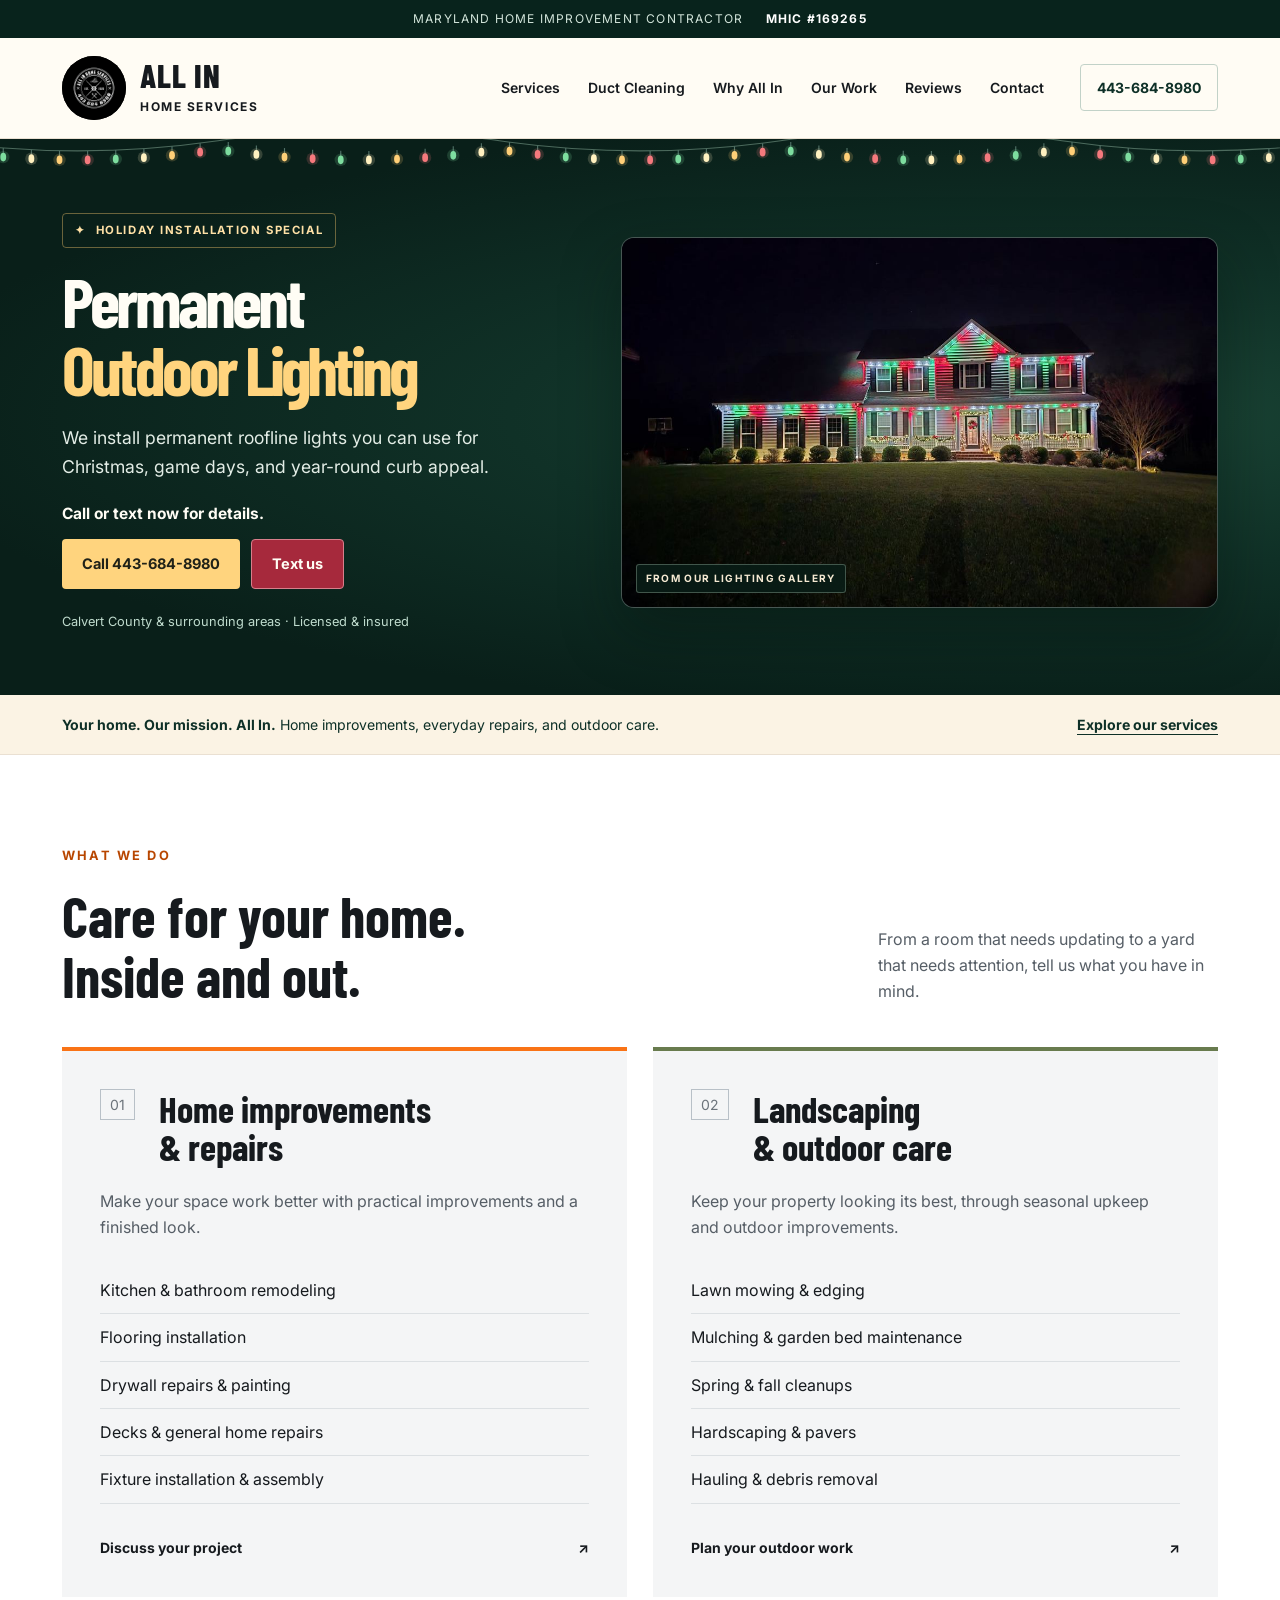
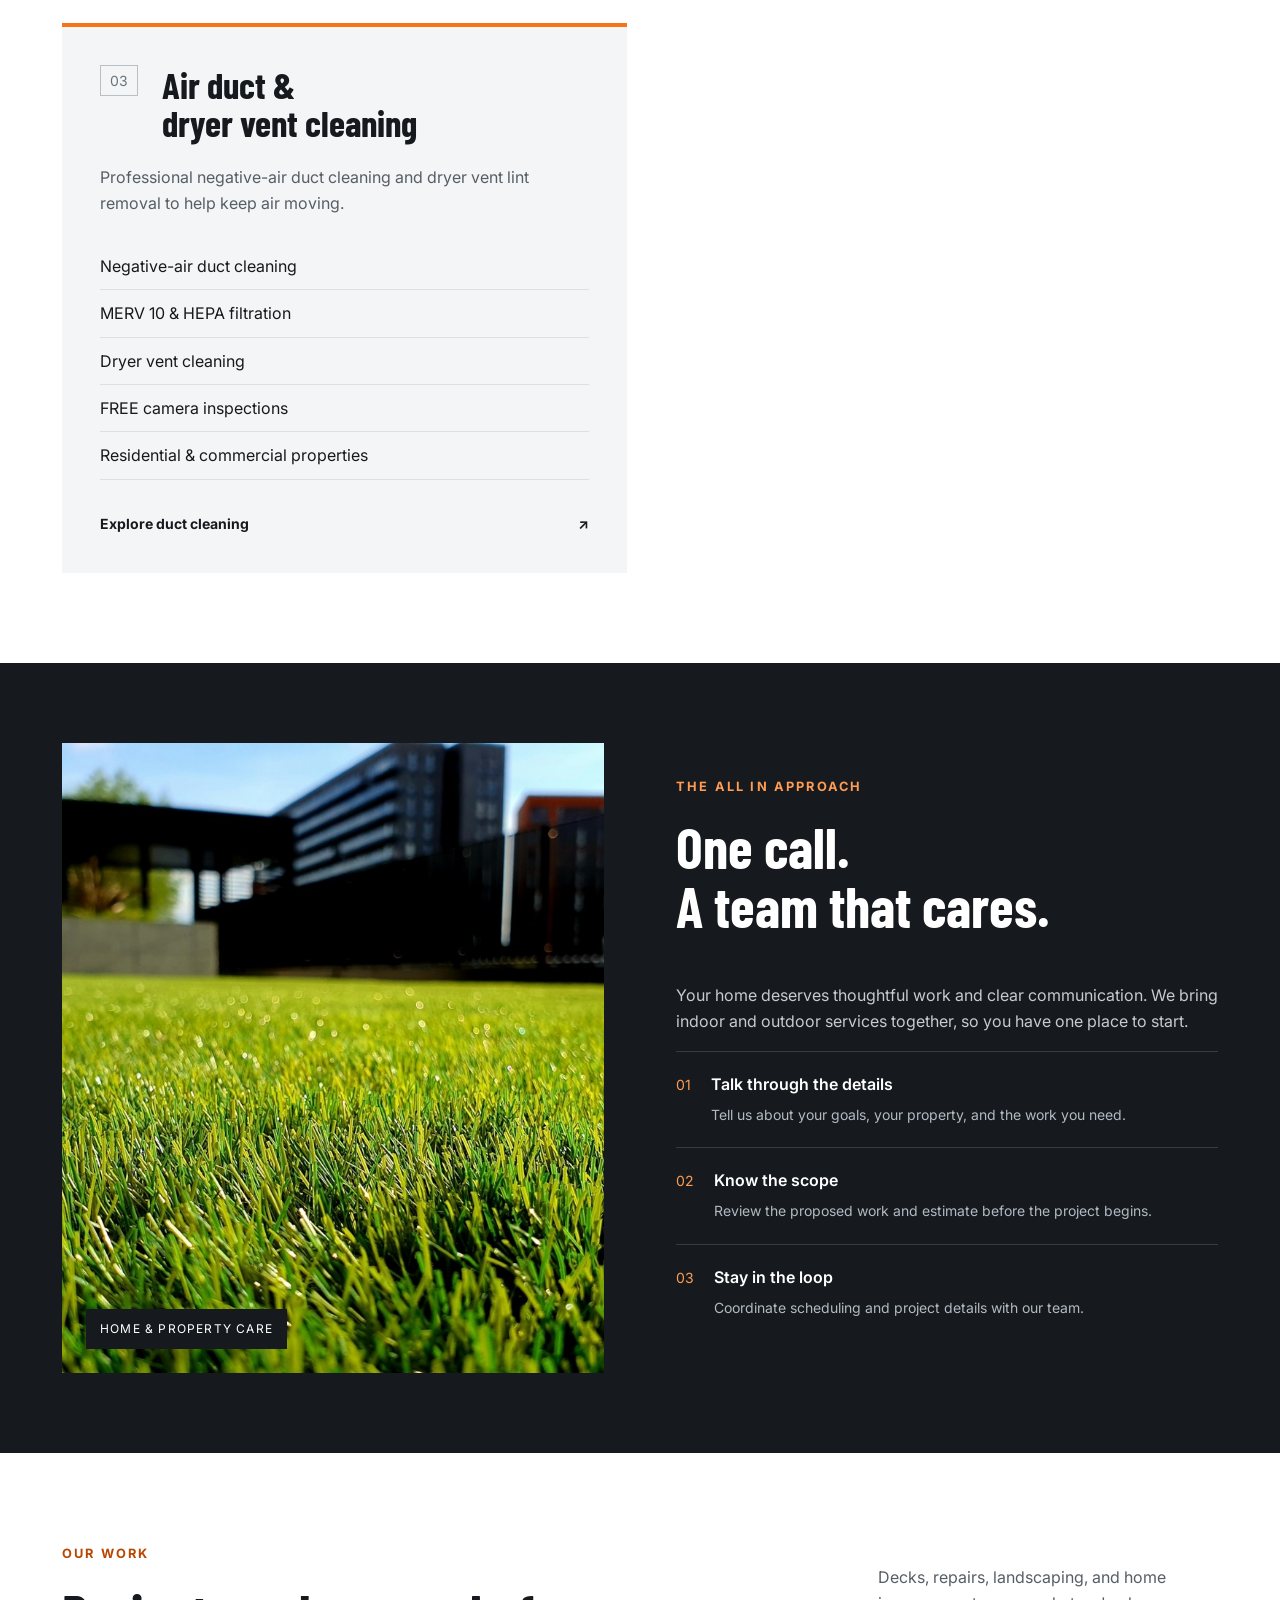
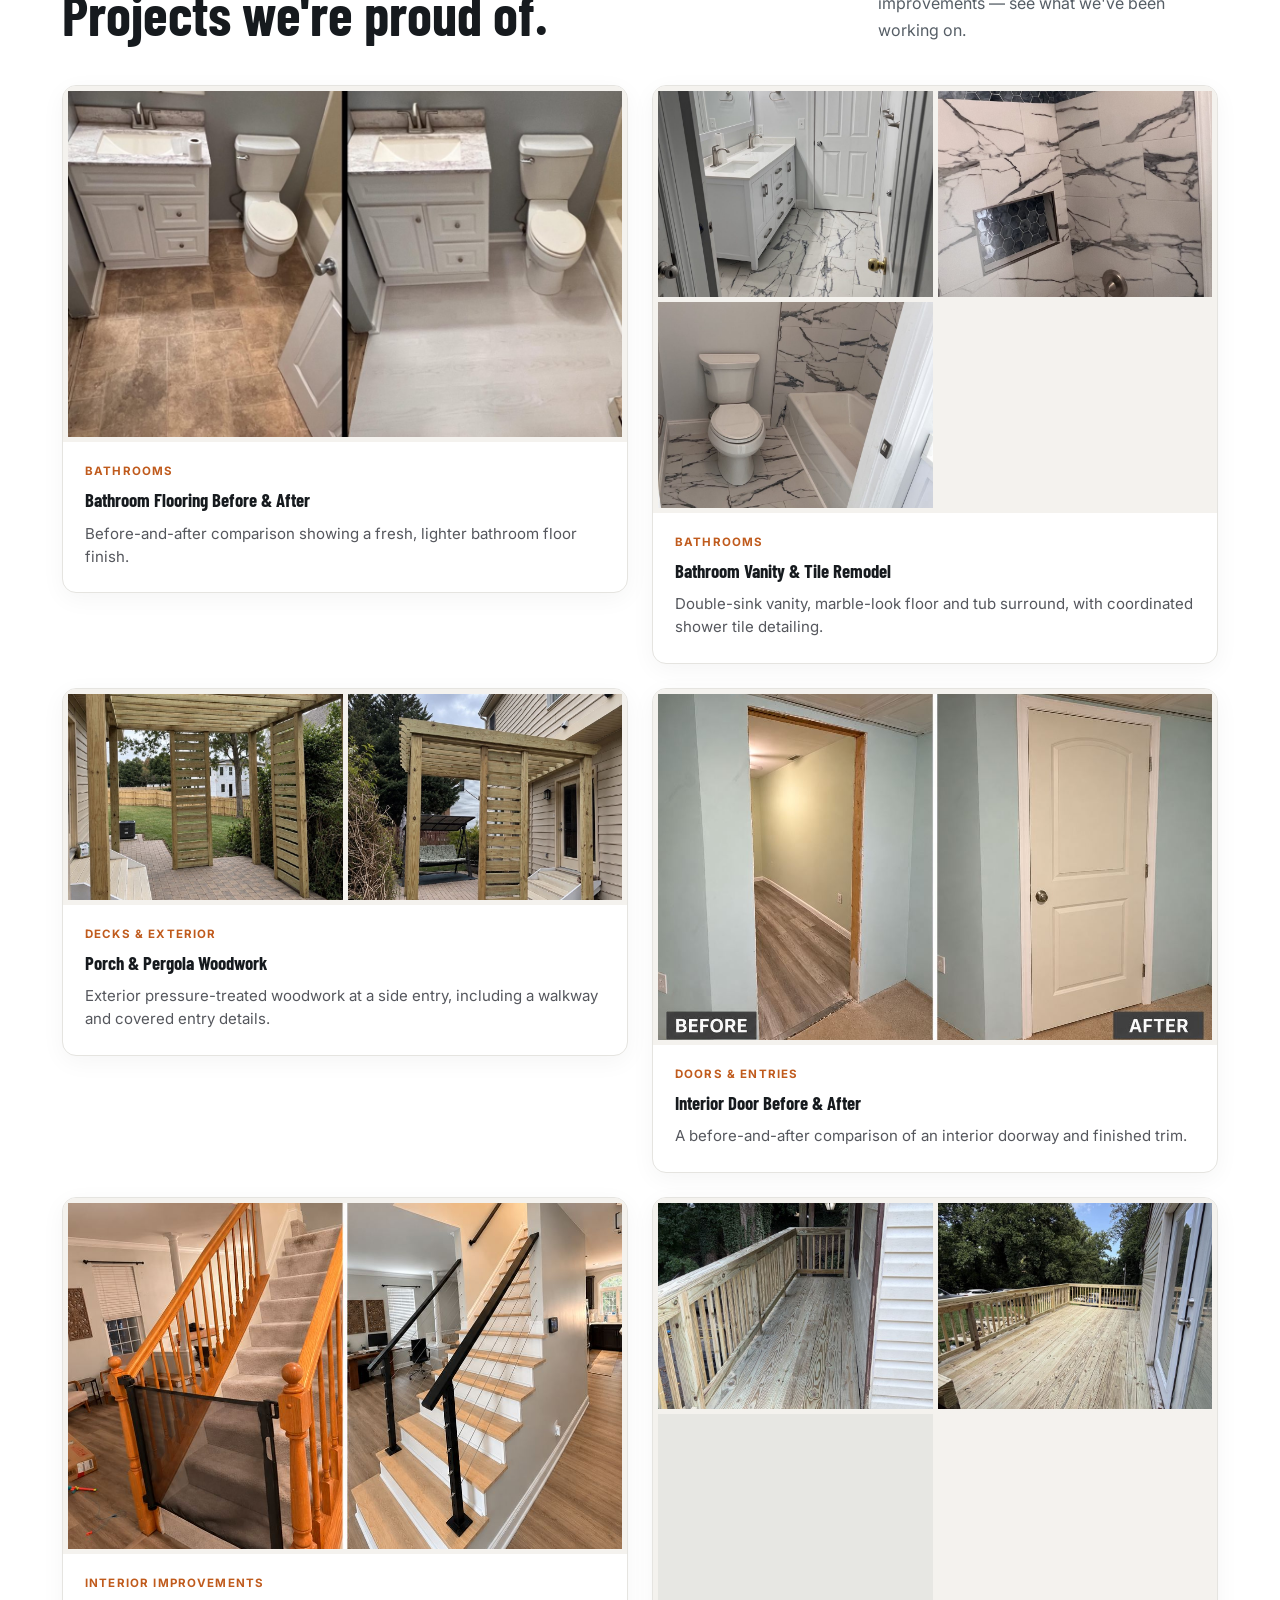
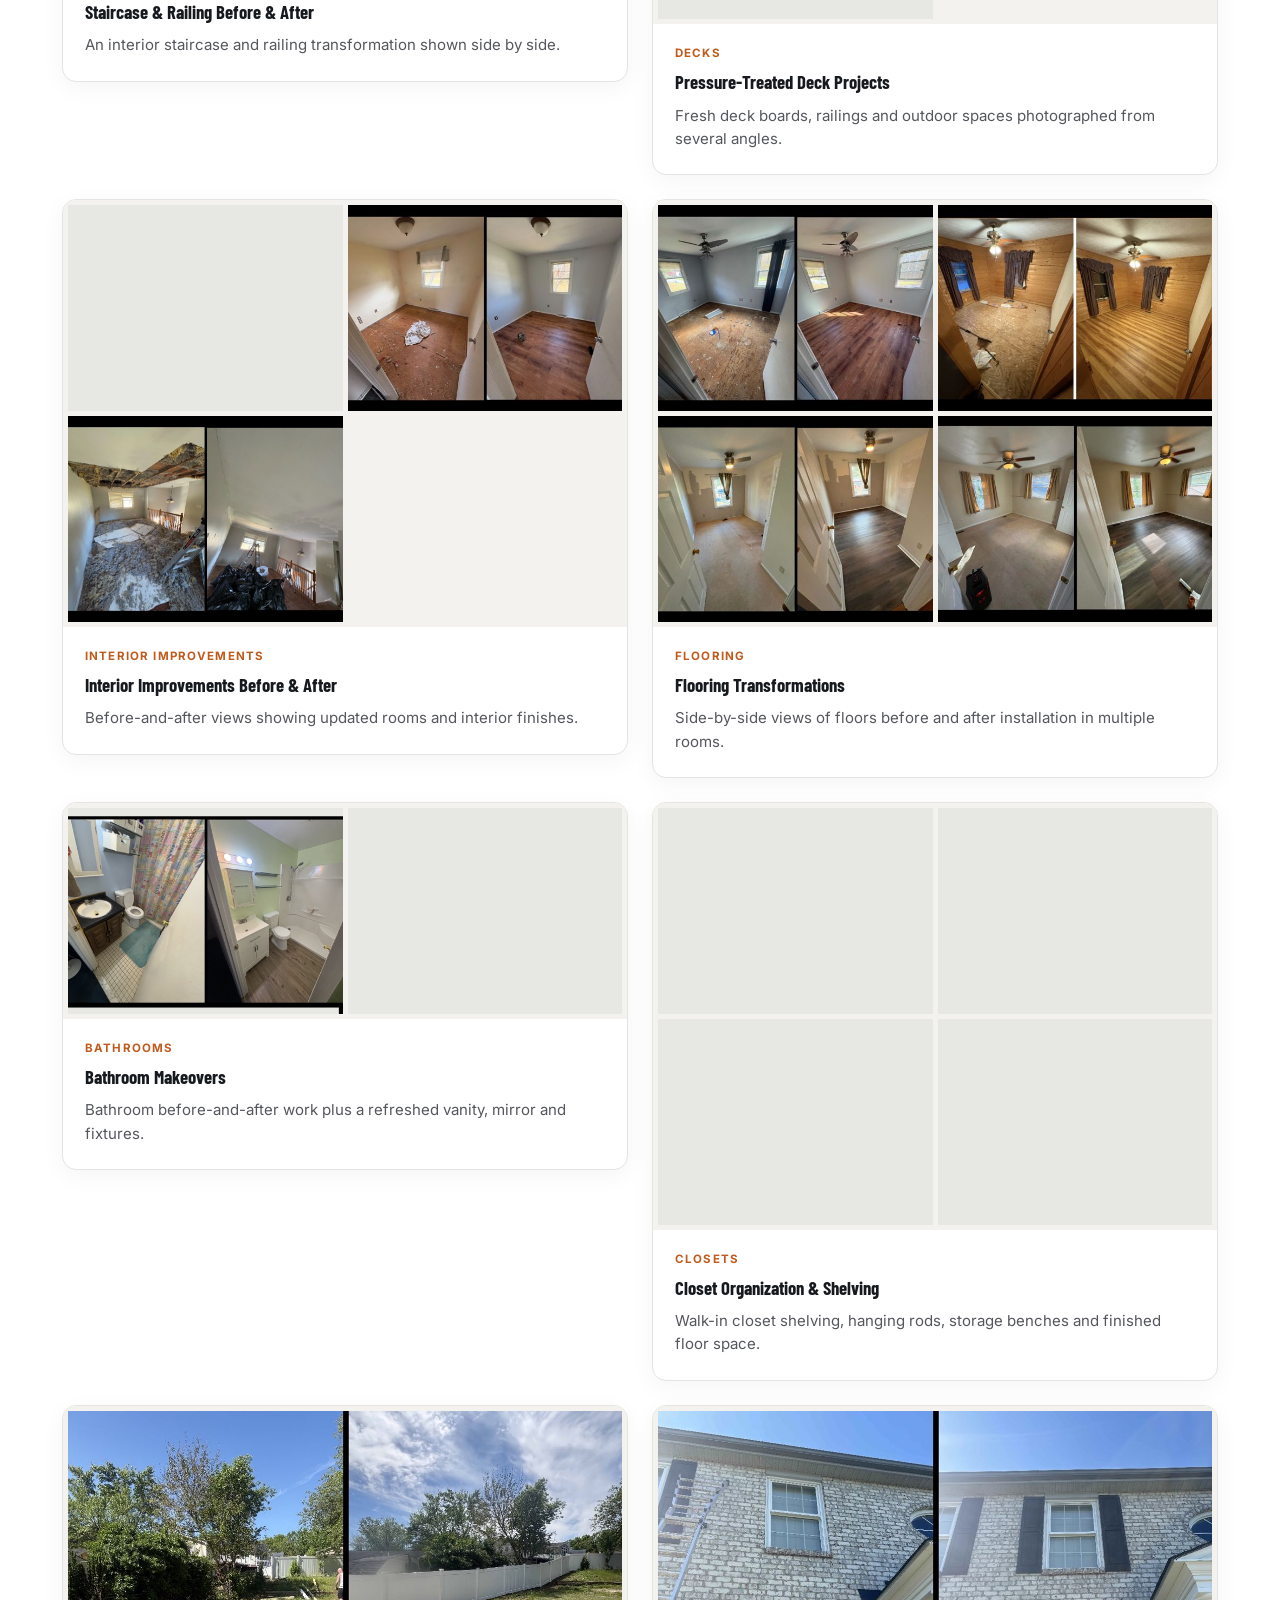
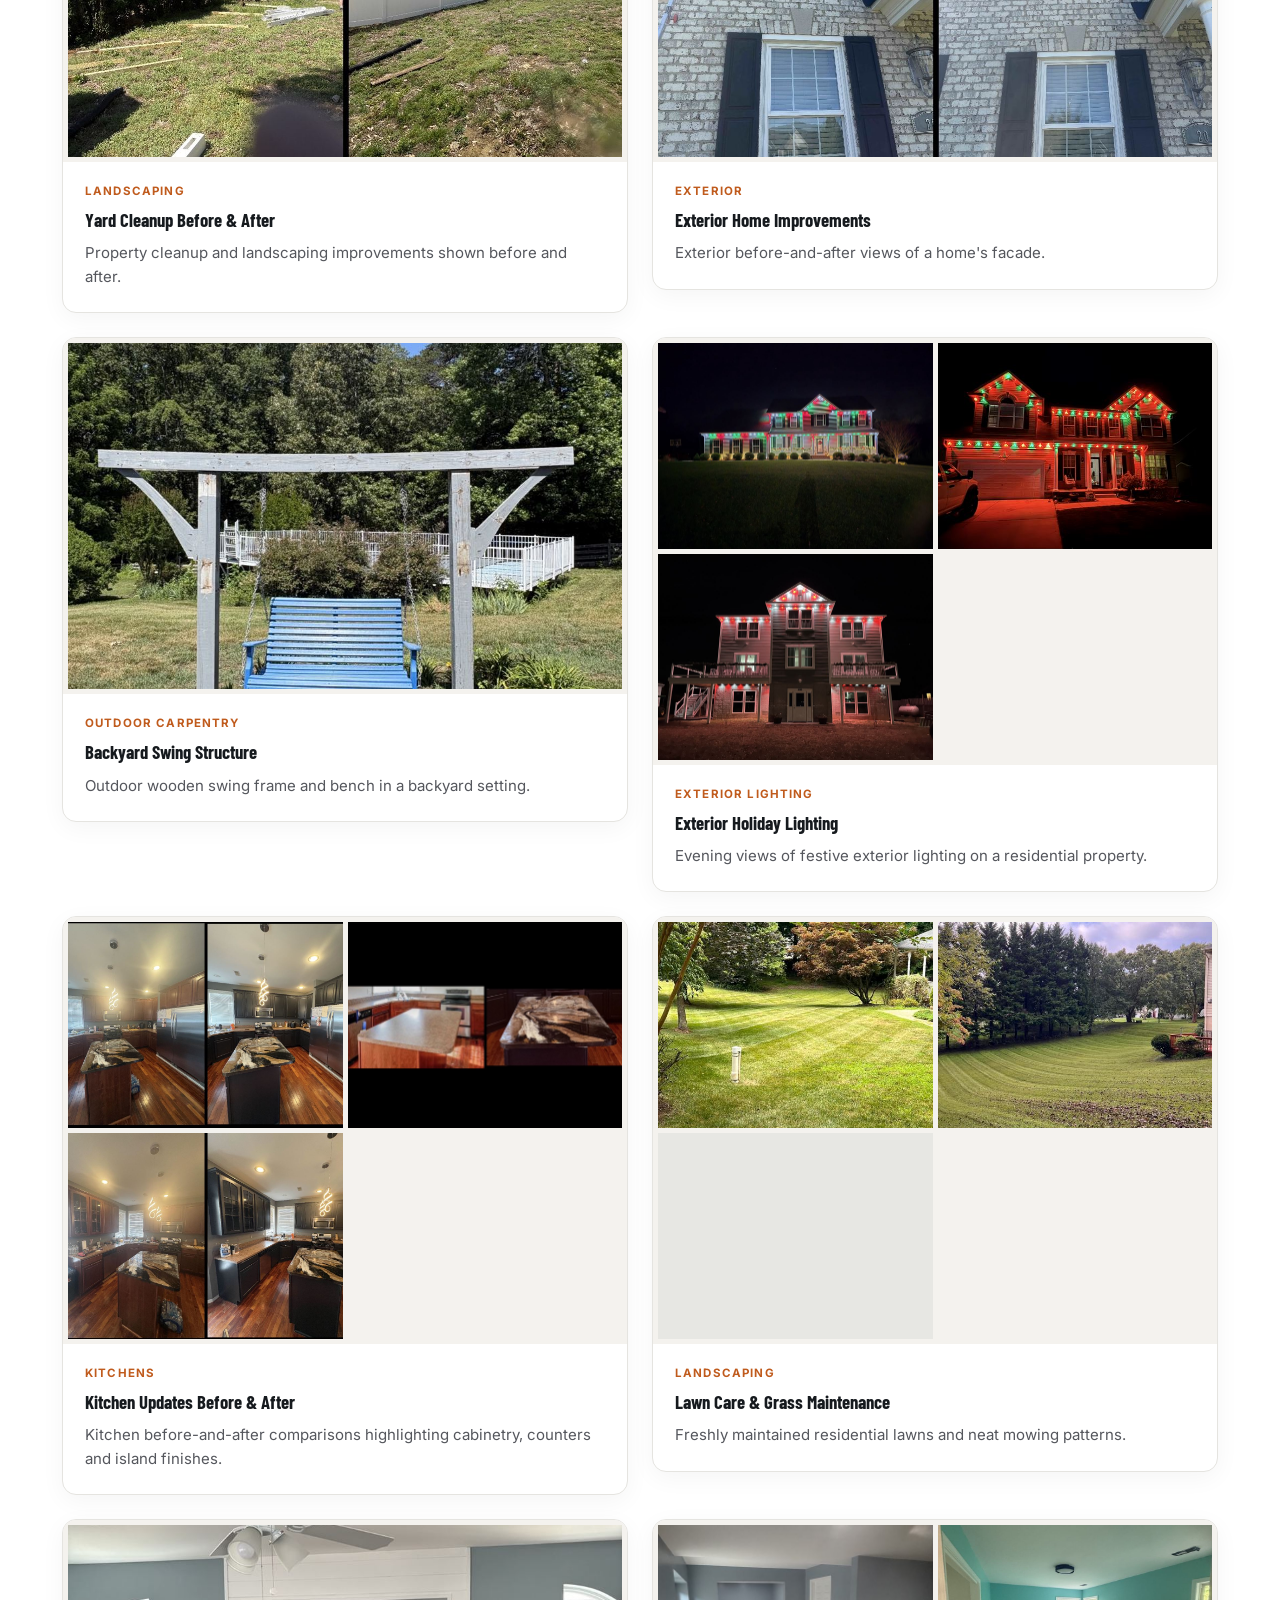
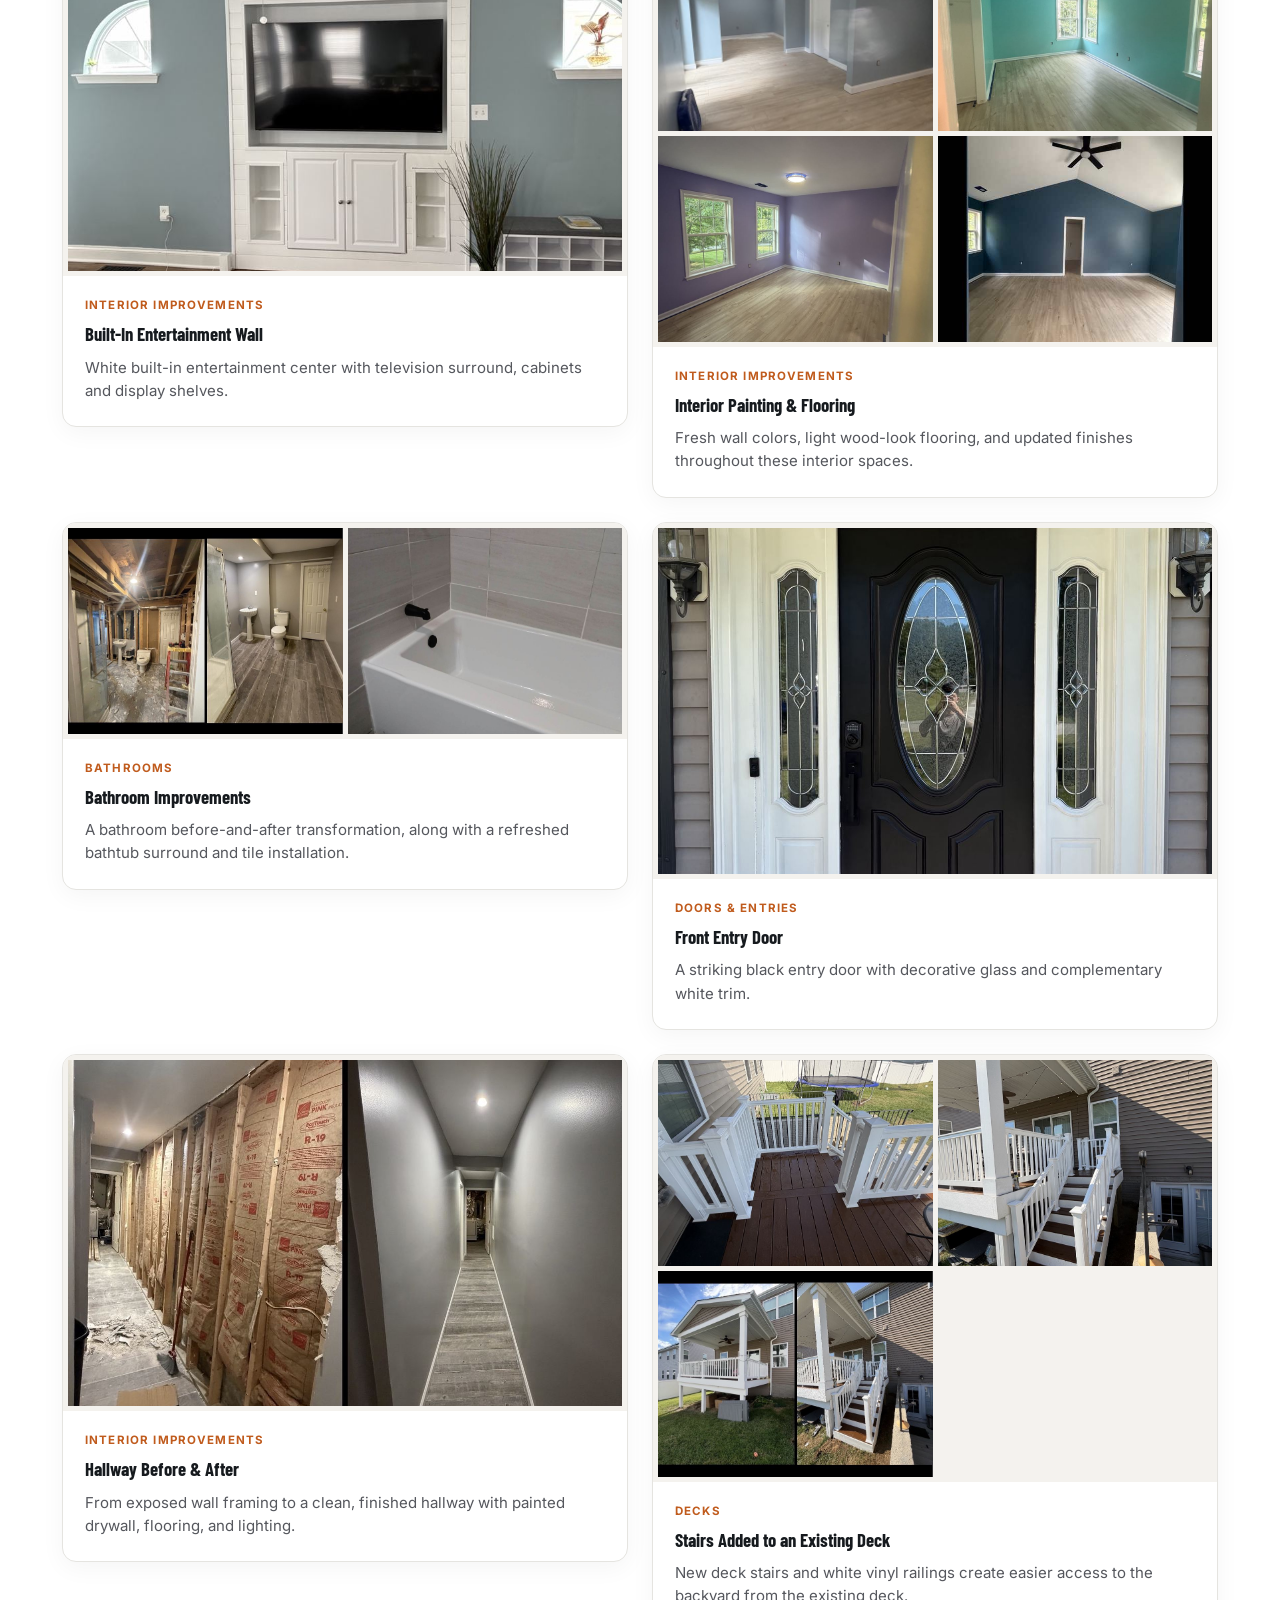
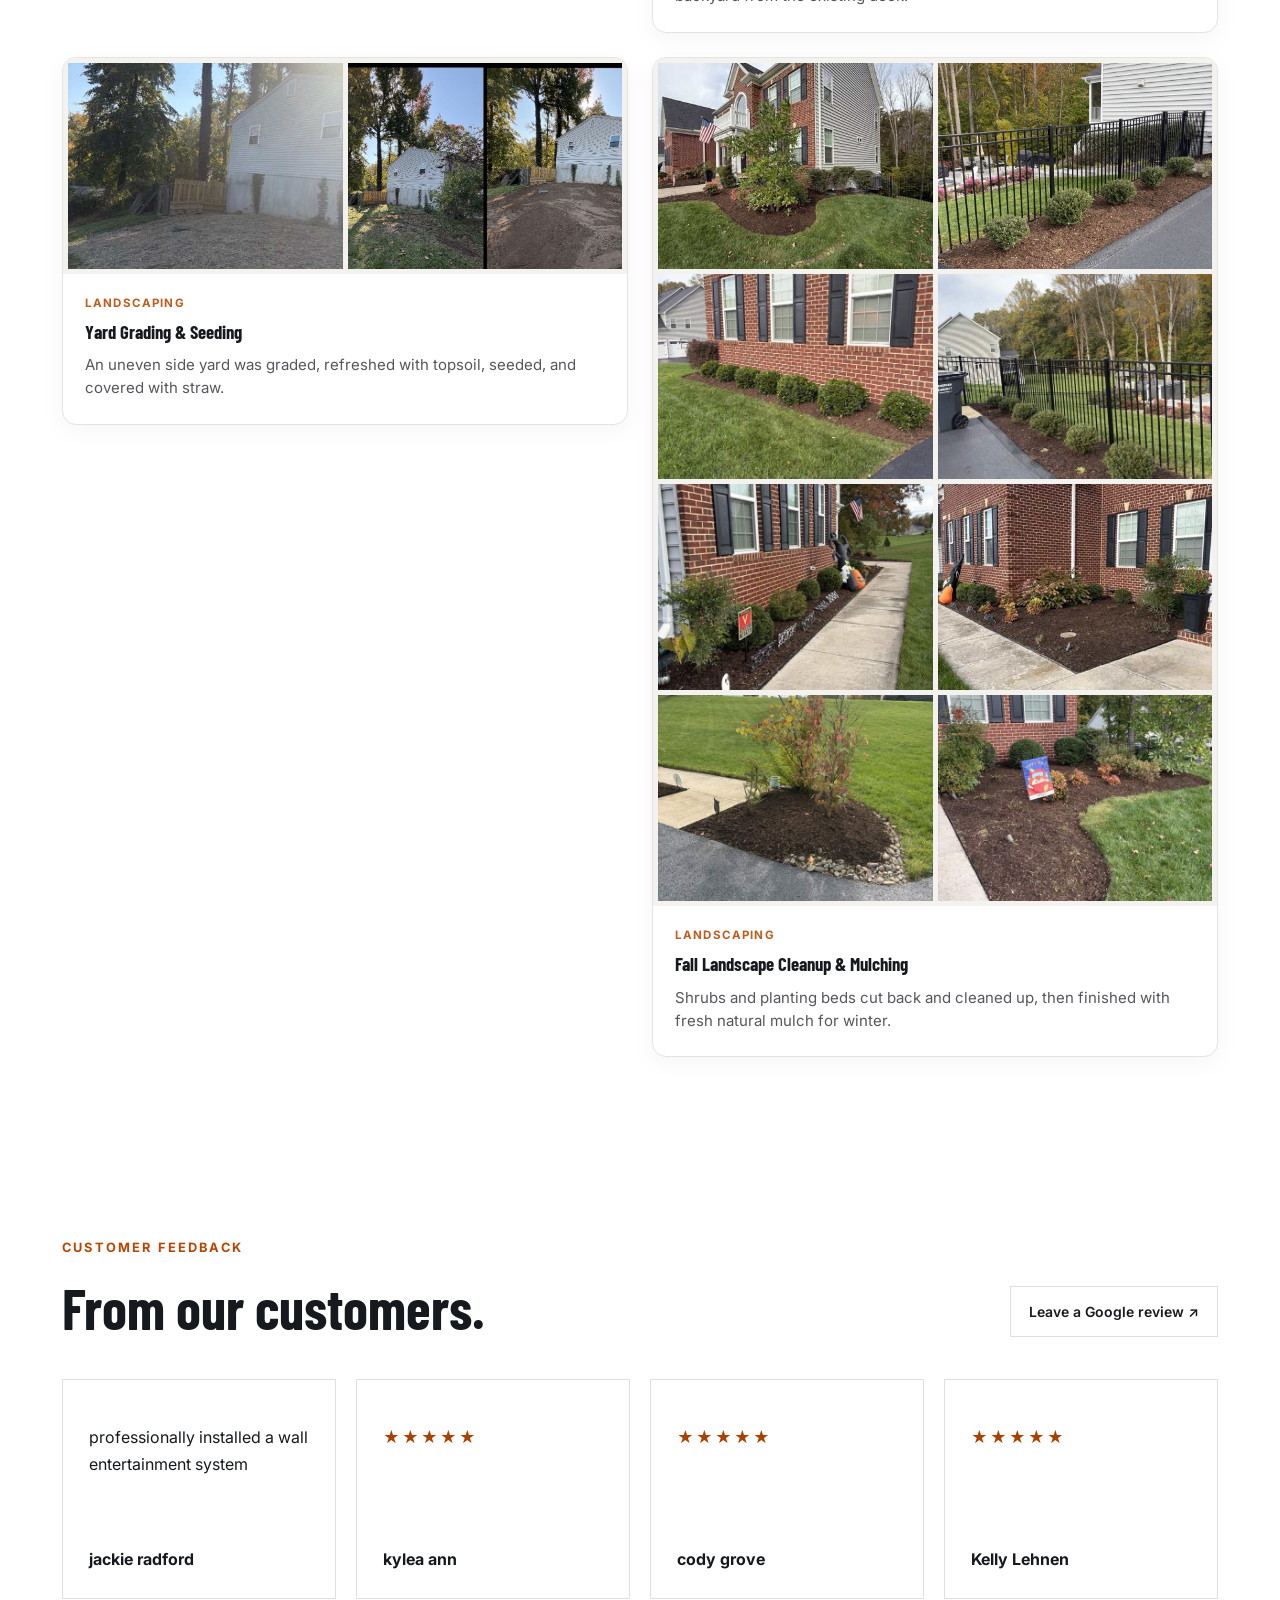
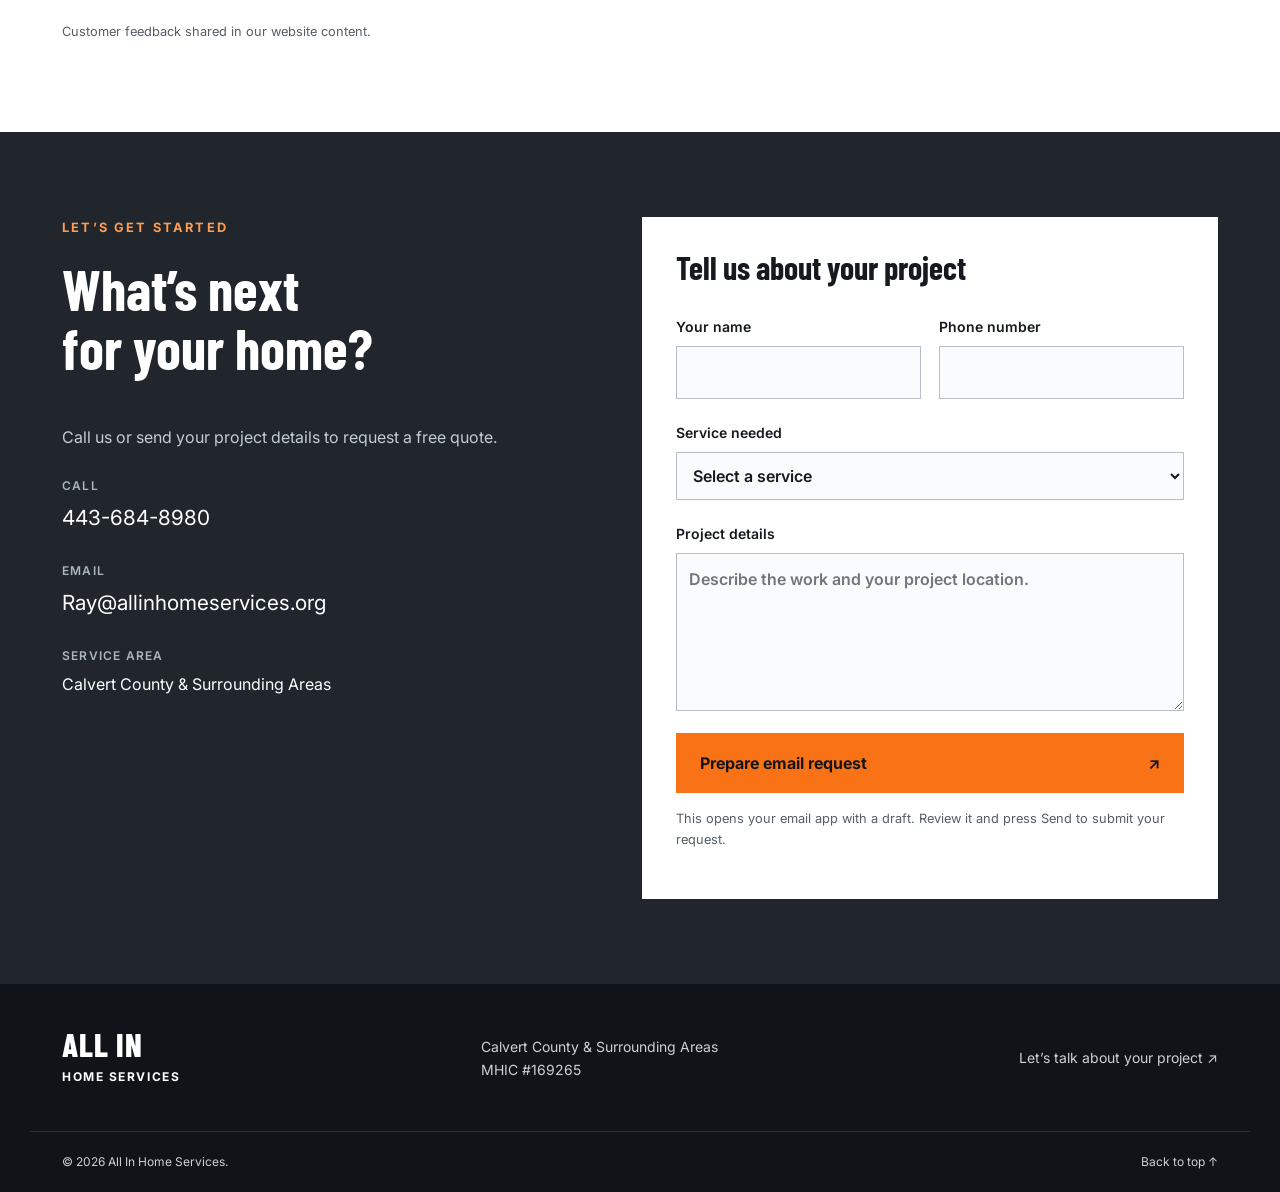
<file: index.html>
<!doctype html>
<html lang="en">
<head>
<meta charset="utf-8"><meta name="viewport" content="width=device-width,initial-scale=1">
<title>Home Improvement Contractor in Calvert County, MD | All In Home Services</title>
<meta name="description" content="All In Home Services: home improvement, air duct and dryer vent cleaning, repairs and landscaping in Maryland and surrounding areas. MHIC #169265. Call 443-684-8980.">
<link rel="icon" href="data:image/svg+xml,%3Csvg xmlns='http://www.w3.org/2000/svg' viewBox='0 0 32 32'%3E%3Crect width='32' height='32' rx='5' fill='%2314171b'/%3E%3Cpath d='M5 15L16 5l11 10v12H5Z' fill='%23f97316'/%3E%3Cpath d='M13 19h6v8h-6Z' fill='%2314171b'/%3E%3C/svg%3E">
<link rel="stylesheet" href="style.css">
<style>
:root { --pine:#0e3027; --cranberry:#a6293c; --gold:#ffd47e; --evergreen:#08231c; }
.license { background:var(--evergreen); color:#d2e4da; }
header { background:#fffcf4; border-color:#eae0d2; }
.header-call { color:var(--pine); border-color:#c2d2c8; border-radius:4px; }
.holiday { overflow:hidden; isolation:isolate; position:relative; color:#fffdf5; background:radial-gradient(ellipse at 86% 50%,#1a4435 0%,#103127 38%,#091f19 78%); }
.holiday-wire { display:block; width:100%; height:36px; position:absolute; top:-5px; left:0; pointer-events:none; }
.holiday-layout { display:grid; grid-template-columns:minmax(0,1fr) minmax(0,1.1fr); align-items:center; gap:16px; position:relative; min-height:548px; padding-block:74px 63px; }
.holiday-copy { position:relative; z-index:1; }
.holiday-kicker { display:inline-flex; align-items:center; gap:10px; padding:7px 12px; margin:0 0 19px; border:1px solid #e6bb6870; border-radius:4px; color:#ffe1a6; font-size:.71rem; font-weight:700; letter-spacing:.14em; text-transform:uppercase; }
.holiday h1 { font-size:clamp(3rem,5.4vw,5.35rem); letter-spacing:-.055em; line-height:.99; margin:0 0 20px; }
.holiday h1 span { color:var(--gold); }
.holiday-description { color:#e3ede6; max-width:445px; font-size:1.1rem; margin:0 0 20px; }
.holiday-prompt { font-size:.97rem; font-weight:700; margin:0 0 12px; }
.holiday-actions { display:flex; flex-wrap:wrap; gap:11px; }
.holiday-actions a { min-height:50px; border-radius:4px; display:inline-flex; align-items:center; justify-content:center; padding:10px 20px; font-size:.91rem; font-weight:700; }
.holiday-call { background:var(--gold); color:#202218; }
.holiday-call:hover { background:#ffe6ae; }
.holiday-text { border:1px solid #d9e9df90; color:#fffdf5; }
.holiday-text:hover { background:#ffffff17; }
.holiday-area { margin:22px 0 0; color:#bfdbcd; font-size:.8rem; }
.holiday-art { width:100%; height:auto; }
.holiday-quick { color:var(--pine); background:#fbf3e4; border-bottom:1px solid #eae0d2; }
.holiday-quick .wrap { padding-block:18px; display:flex; flex-wrap:wrap; gap:8px 24px; align-items:center; justify-content:space-between; font-size:.88rem; }
.holiday-quick p { margin:0; }
.holiday-quick a { font-weight:700; text-decoration:underline; text-underline-offset:4px; }
.holiday a:focus-visible { outline-color:var(--gold); }
@media (max-width:850px) {
  .holiday-layout { gap:8px; padding-block:60px 44px; }
  .holiday h1 { font-size:clamp(2.7rem,6vw,4.3rem); }
}
@media (max-width:640px) {
  .holiday-layout { grid-template-columns:1fr; gap:10px; min-height:auto; padding-block:49px 21px; }
  .holiday h1 { font-size:clamp(2.55rem,10vw,3.7rem); }
  .holiday-description { font-size:1rem; }
  .holiday-art { width:min(100%,445px); margin:auto; }
  .holiday-quick .wrap { padding-block:13px; }
}
.holiday-art { margin:0; position:relative; border:1px solid #b6d0bd58; border-radius:13px; overflow:hidden; background:#0c171c; box-shadow:0 24px 58px #05100c69; }
.holiday-art img { width:100%; height:auto; }
.holiday-art figcaption { position:absolute; inset:auto auto 14px 14px; padding:5px 9px; background:#091d17e8; border:1px solid #b6d0bd54; color:#f5e9d2; border-radius:3px; font-size:.63rem; font-weight:700; letter-spacing:.13em; }
.holiday-text { border-color:#d77f8b; background:var(--cranberry); }
.holiday-text:hover { background:#b83a4d; }
@media (max-width:640px) { .holiday-art { margin:12px auto 0; } }

/* Reproduce the approved crop using the existing gallery photo. */
.holiday-art { aspect-ratio: 1100 / 682; }
.holiday-art img { position: absolute; top: -8.06%; left: 0; }
</style>
<script src="app.js" defer></script>
</head>
<body>
<a class="skip" href="#main">Skip to content</a>
<div class="license">MARYLAND HOME IMPROVEMENT CONTRACTOR <span>MHIC #169265</span></div>
<header><div class="wrap header-row"><a href="#" class="brand" aria-label="All In Home Services home"><img id="logo" src="assets/logo.png" width="64" height="64" alt=""><span>ALL IN<small>HOME SERVICES</small></span></a><button id="menu-toggle" aria-expanded="false" aria-controls="navigation">Menu</button><nav id="navigation" aria-label="Main navigation"><a href="#services">Services</a><a href="air-duct-cleaning.html">Duct Cleaning</a><a href="#about">Why All In</a><a href="#gallery">Our Work</a><a href="#reviews">Reviews</a><a href="#contact">Contact</a></nav><a class="header-call" data-phone href="tel:4436848980">443-684-8980</a></div></header>
<main id="main">
<section id="holiday-lighting" class="holiday" aria-labelledby="holiday-title">
<svg class="holiday-wire" viewBox="0 0 1250 32" preserveAspectRatio="xMidYMin slice" aria-hidden="true"><path d="M0 6q125 18 250 0t250 0t250 0t250 0t250 0" fill="none" stroke="#789b89" opacity=".6"/><path d="M9 7.2v5" stroke="#527268"/><circle cx="9" cy="15.2" r="5.5" fill="#ffcf77" opacity=".18"/><ellipse cx="9" cy="15.2" rx="2.6" ry="3.9" fill="#ffcf77"/><path d="M34 10.2v5" stroke="#527268"/><circle cx="34" cy="18.2" r="5.5" fill="#f5797d" opacity=".18"/><ellipse cx="34" cy="18.2" rx="2.6" ry="3.9" fill="#f5797d"/><path d="M59 12.5v5" stroke="#527268"/><circle cx="59" cy="20.5" r="5.5" fill="#7ddd9f" opacity=".18"/><ellipse cx="59" cy="20.5" rx="2.6" ry="3.9" fill="#7ddd9f"/><path d="M84 14.0v5" stroke="#527268"/><circle cx="84" cy="22.0" r="5.5" fill="#fff1c0" opacity=".18"/><ellipse cx="84" cy="22.0" rx="2.6" ry="3.9" fill="#fff1c0"/><path d="M109 14.9v5" stroke="#527268"/><circle cx="109" cy="22.9" r="5.5" fill="#ffcf77" opacity=".18"/><ellipse cx="109" cy="22.9" rx="2.6" ry="3.9" fill="#ffcf77"/><path d="M134 15.0v5" stroke="#527268"/><circle cx="134" cy="23.0" r="5.5" fill="#f5797d" opacity=".18"/><ellipse cx="134" cy="23.0" rx="2.6" ry="3.9" fill="#f5797d"/><path d="M159 14.3v5" stroke="#527268"/><circle cx="159" cy="22.3" r="5.5" fill="#7ddd9f" opacity=".18"/><ellipse cx="159" cy="22.3" rx="2.6" ry="3.9" fill="#7ddd9f"/><path d="M184 13.0v5" stroke="#527268"/><circle cx="184" cy="21.0" r="5.5" fill="#fff1c0" opacity=".18"/><ellipse cx="184" cy="21.0" rx="2.6" ry="3.9" fill="#fff1c0"/><path d="M209 10.9v5" stroke="#527268"/><circle cx="209" cy="18.9" r="5.5" fill="#ffcf77" opacity=".18"/><ellipse cx="209" cy="18.9" rx="2.6" ry="3.9" fill="#ffcf77"/><path d="M234 8.2v5" stroke="#527268"/><circle cx="234" cy="16.2" r="5.5" fill="#f5797d" opacity=".18"/><ellipse cx="234" cy="16.2" rx="2.6" ry="3.9" fill="#f5797d"/><path d="M259 7.2v5" stroke="#527268"/><circle cx="259" cy="15.2" r="5.5" fill="#7ddd9f" opacity=".18"/><ellipse cx="259" cy="15.2" rx="2.6" ry="3.9" fill="#7ddd9f"/><path d="M284 10.2v5" stroke="#527268"/><circle cx="284" cy="18.2" r="5.5" fill="#fff1c0" opacity=".18"/><ellipse cx="284" cy="18.2" rx="2.6" ry="3.9" fill="#fff1c0"/><path d="M309 12.5v5" stroke="#527268"/><circle cx="309" cy="20.5" r="5.5" fill="#ffcf77" opacity=".18"/><ellipse cx="309" cy="20.5" rx="2.6" ry="3.9" fill="#ffcf77"/><path d="M334 14.0v5" stroke="#527268"/><circle cx="334" cy="22.0" r="5.5" fill="#f5797d" opacity=".18"/><ellipse cx="334" cy="22.0" rx="2.6" ry="3.9" fill="#f5797d"/><path d="M359 14.9v5" stroke="#527268"/><circle cx="359" cy="22.9" r="5.5" fill="#7ddd9f" opacity=".18"/><ellipse cx="359" cy="22.9" rx="2.6" ry="3.9" fill="#7ddd9f"/><path d="M384 15.0v5" stroke="#527268"/><circle cx="384" cy="23.0" r="5.5" fill="#fff1c0" opacity=".18"/><ellipse cx="384" cy="23.0" rx="2.6" ry="3.9" fill="#fff1c0"/><path d="M409 14.3v5" stroke="#527268"/><circle cx="409" cy="22.3" r="5.5" fill="#ffcf77" opacity=".18"/><ellipse cx="409" cy="22.3" rx="2.6" ry="3.9" fill="#ffcf77"/><path d="M434 13.0v5" stroke="#527268"/><circle cx="434" cy="21.0" r="5.5" fill="#f5797d" opacity=".18"/><ellipse cx="434" cy="21.0" rx="2.6" ry="3.9" fill="#f5797d"/><path d="M459 10.9v5" stroke="#527268"/><circle cx="459" cy="18.9" r="5.5" fill="#7ddd9f" opacity=".18"/><ellipse cx="459" cy="18.9" rx="2.6" ry="3.9" fill="#7ddd9f"/><path d="M484 8.2v5" stroke="#527268"/><circle cx="484" cy="16.2" r="5.5" fill="#fff1c0" opacity=".18"/><ellipse cx="484" cy="16.2" rx="2.6" ry="3.9" fill="#fff1c0"/><path d="M509 7.2v5" stroke="#527268"/><circle cx="509" cy="15.2" r="5.5" fill="#ffcf77" opacity=".18"/><ellipse cx="509" cy="15.2" rx="2.6" ry="3.9" fill="#ffcf77"/><path d="M534 10.2v5" stroke="#527268"/><circle cx="534" cy="18.2" r="5.5" fill="#f5797d" opacity=".18"/><ellipse cx="534" cy="18.2" rx="2.6" ry="3.9" fill="#f5797d"/><path d="M559 12.5v5" stroke="#527268"/><circle cx="559" cy="20.5" r="5.5" fill="#7ddd9f" opacity=".18"/><ellipse cx="559" cy="20.5" rx="2.6" ry="3.9" fill="#7ddd9f"/><path d="M584 14.0v5" stroke="#527268"/><circle cx="584" cy="22.0" r="5.5" fill="#fff1c0" opacity=".18"/><ellipse cx="584" cy="22.0" rx="2.6" ry="3.9" fill="#fff1c0"/><path d="M609 14.9v5" stroke="#527268"/><circle cx="609" cy="22.9" r="5.5" fill="#ffcf77" opacity=".18"/><ellipse cx="609" cy="22.9" rx="2.6" ry="3.9" fill="#ffcf77"/><path d="M634 15.0v5" stroke="#527268"/><circle cx="634" cy="23.0" r="5.5" fill="#f5797d" opacity=".18"/><ellipse cx="634" cy="23.0" rx="2.6" ry="3.9" fill="#f5797d"/><path d="M659 14.3v5" stroke="#527268"/><circle cx="659" cy="22.3" r="5.5" fill="#7ddd9f" opacity=".18"/><ellipse cx="659" cy="22.3" rx="2.6" ry="3.9" fill="#7ddd9f"/><path d="M684 13.0v5" stroke="#527268"/><circle cx="684" cy="21.0" r="5.5" fill="#fff1c0" opacity=".18"/><ellipse cx="684" cy="21.0" rx="2.6" ry="3.9" fill="#fff1c0"/><path d="M709 10.9v5" stroke="#527268"/><circle cx="709" cy="18.9" r="5.5" fill="#ffcf77" opacity=".18"/><ellipse cx="709" cy="18.9" rx="2.6" ry="3.9" fill="#ffcf77"/><path d="M734 8.2v5" stroke="#527268"/><circle cx="734" cy="16.2" r="5.5" fill="#f5797d" opacity=".18"/><ellipse cx="734" cy="16.2" rx="2.6" ry="3.9" fill="#f5797d"/><path d="M759 7.2v5" stroke="#527268"/><circle cx="759" cy="15.2" r="5.5" fill="#7ddd9f" opacity=".18"/><ellipse cx="759" cy="15.2" rx="2.6" ry="3.9" fill="#7ddd9f"/><path d="M784 10.2v5" stroke="#527268"/><circle cx="784" cy="18.2" r="5.5" fill="#fff1c0" opacity=".18"/><ellipse cx="784" cy="18.2" rx="2.6" ry="3.9" fill="#fff1c0"/><path d="M809 12.5v5" stroke="#527268"/><circle cx="809" cy="20.5" r="5.5" fill="#ffcf77" opacity=".18"/><ellipse cx="809" cy="20.5" rx="2.6" ry="3.9" fill="#ffcf77"/><path d="M834 14.0v5" stroke="#527268"/><circle cx="834" cy="22.0" r="5.5" fill="#f5797d" opacity=".18"/><ellipse cx="834" cy="22.0" rx="2.6" ry="3.9" fill="#f5797d"/><path d="M859 14.9v5" stroke="#527268"/><circle cx="859" cy="22.9" r="5.5" fill="#7ddd9f" opacity=".18"/><ellipse cx="859" cy="22.9" rx="2.6" ry="3.9" fill="#7ddd9f"/><path d="M884 15.0v5" stroke="#527268"/><circle cx="884" cy="23.0" r="5.5" fill="#fff1c0" opacity=".18"/><ellipse cx="884" cy="23.0" rx="2.6" ry="3.9" fill="#fff1c0"/><path d="M909 14.3v5" stroke="#527268"/><circle cx="909" cy="22.3" r="5.5" fill="#ffcf77" opacity=".18"/><ellipse cx="909" cy="22.3" rx="2.6" ry="3.9" fill="#ffcf77"/><path d="M934 13.0v5" stroke="#527268"/><circle cx="934" cy="21.0" r="5.5" fill="#f5797d" opacity=".18"/><ellipse cx="934" cy="21.0" rx="2.6" ry="3.9" fill="#f5797d"/><path d="M959 10.9v5" stroke="#527268"/><circle cx="959" cy="18.9" r="5.5" fill="#7ddd9f" opacity=".18"/><ellipse cx="959" cy="18.9" rx="2.6" ry="3.9" fill="#7ddd9f"/><path d="M984 8.2v5" stroke="#527268"/><circle cx="984" cy="16.2" r="5.5" fill="#fff1c0" opacity=".18"/><ellipse cx="984" cy="16.2" rx="2.6" ry="3.9" fill="#fff1c0"/><path d="M1009 7.2v5" stroke="#527268"/><circle cx="1009" cy="15.2" r="5.5" fill="#ffcf77" opacity=".18"/><ellipse cx="1009" cy="15.2" rx="2.6" ry="3.9" fill="#ffcf77"/><path d="M1034 10.2v5" stroke="#527268"/><circle cx="1034" cy="18.2" r="5.5" fill="#f5797d" opacity=".18"/><ellipse cx="1034" cy="18.2" rx="2.6" ry="3.9" fill="#f5797d"/><path d="M1059 12.5v5" stroke="#527268"/><circle cx="1059" cy="20.5" r="5.5" fill="#7ddd9f" opacity=".18"/><ellipse cx="1059" cy="20.5" rx="2.6" ry="3.9" fill="#7ddd9f"/><path d="M1084 14.0v5" stroke="#527268"/><circle cx="1084" cy="22.0" r="5.5" fill="#fff1c0" opacity=".18"/><ellipse cx="1084" cy="22.0" rx="2.6" ry="3.9" fill="#fff1c0"/><path d="M1109 14.9v5" stroke="#527268"/><circle cx="1109" cy="22.9" r="5.5" fill="#ffcf77" opacity=".18"/><ellipse cx="1109" cy="22.9" rx="2.6" ry="3.9" fill="#ffcf77"/><path d="M1134 15.0v5" stroke="#527268"/><circle cx="1134" cy="23.0" r="5.5" fill="#f5797d" opacity=".18"/><ellipse cx="1134" cy="23.0" rx="2.6" ry="3.9" fill="#f5797d"/><path d="M1159 14.3v5" stroke="#527268"/><circle cx="1159" cy="22.3" r="5.5" fill="#7ddd9f" opacity=".18"/><ellipse cx="1159" cy="22.3" rx="2.6" ry="3.9" fill="#7ddd9f"/><path d="M1184 13.0v5" stroke="#527268"/><circle cx="1184" cy="21.0" r="5.5" fill="#fff1c0" opacity=".18"/><ellipse cx="1184" cy="21.0" rx="2.6" ry="3.9" fill="#fff1c0"/><path d="M1209 10.9v5" stroke="#527268"/><circle cx="1209" cy="18.9" r="5.5" fill="#ffcf77" opacity=".18"/><ellipse cx="1209" cy="18.9" rx="2.6" ry="3.9" fill="#ffcf77"/><path d="M1234 8.2v5" stroke="#527268"/><circle cx="1234" cy="16.2" r="5.5" fill="#f5797d" opacity=".18"/><ellipse cx="1234" cy="16.2" rx="2.6" ry="3.9" fill="#f5797d"/></svg>
<div class="wrap holiday-layout">
  <div class="holiday-copy">
    <p class="holiday-kicker"><span aria-hidden="true">✦</span> Holiday installation special</p>
    <h1 id="holiday-title">Permanent<br><span>Outdoor Lighting</span></h1>
    <p class="holiday-description">We install permanent roofline lights you can use for Christmas, game days, and year-round curb appeal.</p>
    <p class="holiday-prompt">Call or text now for details.</p>
    <div class="holiday-actions">
      <a class="holiday-call" href="tel:+14436848980">Call 443-684-8980</a>
      <a class="holiday-text" href="sms:+14436848980">Text us</a>
    </div>
    <p class="holiday-area">Calvert County &amp; surrounding areas <span aria-hidden="true">·</span> Licensed &amp; insured</p>
  </div>
  <figure class="holiday-art">
  <img src="assets/gallery/project-2026-oct-21.jpg" alt="Home with red and green roofline lights at night" width="1100" height="825" fetchpriority="high">
  <figcaption>FROM OUR LIGHTING GALLERY</figcaption>
</figure>
</div>
</section>
<div class="holiday-quick"><div class="wrap"><p><strong>Your home. Our mission. All In.</strong> Home improvements, everyday repairs, and outdoor care.</p><a href="#services">Explore our services</a></div></div>
<section id="services" class="section wrap"><div class="section-heading"><div><p class="eyebrow">WHAT WE DO</p><h2>Care for your home.<br>Inside and out.</h2></div><p>From a room that needs updating to a yard that needs attention, tell us what you have in mind.</p></div><div class="services-grid"><article class="service-card"><div class="service-top"><span class="number">01</span><h3>Home improvements<br>&amp; repairs</h3></div><p>Make your space work better with practical improvements and a finished look.</p><ul><li>Kitchen &amp; bathroom remodeling</li><li>Flooring installation</li><li>Drywall repairs &amp; painting</li><li>Decks &amp; general home repairs</li><li>Fixture installation &amp; assembly</li></ul><a class="service-link" href="#contact" data-service="Home improvements & repairs">Discuss your project <span aria-hidden="true">↗</span></a></article><article class="service-card outdoor"><div class="service-top"><span class="number">02</span><h3>Landscaping<br>&amp; outdoor care</h3></div><p>Keep your property looking its best, through seasonal upkeep and outdoor improvements.</p><ul><li>Lawn mowing &amp; edging</li><li>Mulching &amp; garden bed maintenance</li><li>Spring &amp; fall cleanups</li><li>Hardscaping &amp; pavers</li><li>Hauling &amp; debris removal</li></ul><a class="service-link" href="#contact" data-service="Landscaping & outdoor care">Plan your outdoor work <span aria-hidden="true">↗</span></a></article><article class="service-card"><div class="service-top"><span class="number">03</span><h3>Air duct &amp;<br>dryer vent cleaning</h3></div><p>Professional negative-air duct cleaning and dryer vent lint removal to help keep air moving.</p><ul><li>Negative-air duct cleaning</li><li>MERV 10 &amp; HEPA filtration</li><li>Dryer vent cleaning</li><li>FREE camera inspections</li><li>Residential &amp; commercial properties</li></ul><a class="service-link" href="air-duct-cleaning.html">Explore duct cleaning <span aria-hidden="true">↗</span></a></article></div></section>
<section id="about" class="about"><div class="wrap about-grid"><div class="about-photo"><img src="assets/outdoor.jpg" loading="lazy" alt="Landscaping and lawn care" width="900" height="900"><span>HOME &amp; PROPERTY CARE</span></div><div class="about-copy"><p class="eyebrow">THE ALL IN APPROACH</p><h2>One call.<br>A team that cares.</h2><p>Your home deserves thoughtful work and clear communication. We bring indoor and outdoor services together, so you have one place to start.</p><div class="principle"><span>01</span><div><h3>Talk through the details</h3><p>Tell us about your goals, your property, and the work you need.</p></div></div><div class="principle"><span>02</span><div><h3>Know the scope</h3><p>Review the proposed work and estimate before the project begins.</p></div></div><div class="principle"><span>03</span><div><h3>Stay in the loop</h3><p>Coordinate scheduling and project details with our team.</p></div></div></div></div></section>
<section id="gallery" class="section wrap">
  <div class="section-heading"><div><p class="eyebrow">OUR WORK</p><h2>Projects we're proud of.</h2></div><p>Decks, repairs, landscaping, and home improvements — see what we've been working on.</p></div>
  <div id="project-gallery" class="gallery-grid" aria-live="polite"></div>
  <p id="gallery-status" class="gallery-status">We're bringing our project photos back to the website. Check back soon to see our completed work.</p>
</section>
<section id="reviews" class="section wrap"><div class="section-heading"><div><p class="eyebrow">CUSTOMER FEEDBACK</p><h2>From our customers.</h2></div><a class="outline-button" href="https://g.page/r/CQJkM1K5t_hLEBI/review" target="_blank" rel="noopener noreferrer">Leave a Google review <span aria-hidden="true">↗</span></a></div><div id="review-list" class="review-grid"></div><p class="review-note">Customer feedback shared in our website content.</p></section>
<section id="contact" class="contact"><div class="wrap contact-grid"><div><p class="eyebrow">LET’S GET STARTED</p><h2>What’s next<br>for your home?</h2><p>Call us or send your project details to request a free quote.</p><div class="contact-detail"><span>CALL</span><a data-phone href="tel:4436848980">443-684-8980</a></div><div class="contact-detail"><span>EMAIL</span><a data-email href="mailto:Ray@allinhomeservices.org">Ray@allinhomeservices.org</a></div><div class="contact-detail"><span>SERVICE AREA</span><p id="service-area">Calvert County &amp; Surrounding Areas</p></div></div><form id="quote-form"><h3>Tell us about your project</h3><div class="form-row"><label>Your name<input name="name" autocomplete="name" required maxlength="120"></label><label>Phone number<input name="phone" type="tel" autocomplete="tel" required maxlength="40"></label></div><label>Service needed<select id="service-select" name="service" required><option value="">Select a service</option><option>Home improvements &amp; repairs</option><option>Landscaping &amp; outdoor care</option><option>Air duct &amp; dryer vent cleaning</option><option>Other</option></select></label><label>Project details<textarea name="message" rows="5" placeholder="Describe the work and your project location." required maxlength="3000"></textarea></label><button class="button" type="submit">Prepare email request <span aria-hidden="true">↗</span></button><p class="form-note">This opens your email app with a draft. Review it and press Send to submit your request.</p><p id="form-status" role="status"></p></form></div></section>
</main>
<footer><div class="wrap footer-top"><a class="brand" href="#">ALL IN <small>HOME SERVICES</small></a><p>Calvert County &amp; Surrounding Areas<br>MHIC #169265</p><a href="#contact">Let’s talk about your project ↗</a></div><div class="wrap footer-bottom"><span>© <span id="year">2026</span> All In Home Services.</span><a href="#main">Back to top ↑</a></div></footer>
<script type="application/json" id="project-gallery-data">[{"title":"Bathroom Flooring Before & After","category":"Bathrooms","description":"Before-and-after comparison showing a fresh, lighter bathroom floor finish.","images":["assets/gallery/bathroom-floor-beforeafter.jpg"]},{"title":"Bathroom Vanity & Tile Remodel","category":"Bathrooms","description":"Double-sink vanity, marble-look floor and tub surround, with coordinated shower tile detailing.","images":["assets/gallery/bathroom-double-vanity.jpg","assets/gallery/bathroom-marble-tile-shower.jpg","assets/gallery/bathroom-marble-tile-tub.jpg"]},{"title":"Porch & Pergola Woodwork","category":"Decks & Exterior","description":"Exterior pressure-treated woodwork at a side entry, including a walkway and covered entry details.","images":["assets/gallery/project-2026-oct-02.jpg","assets/gallery/project-2026-oct-04.jpg"]},{"title":"Interior Door Before & After","category":"Doors & Entries","description":"A before-and-after comparison of an interior doorway and finished trim.","images":["assets/gallery/project-2026-oct-03.jpg"]},{"title":"Staircase & Railing Before & After","category":"Interior Improvements","description":"An interior staircase and railing transformation shown side by side.","images":["assets/gallery/project-2026-oct-05.jpg"]},{"title":"Pressure-Treated Deck Projects","category":"Decks","description":"Fresh deck boards, railings and outdoor spaces photographed from several angles.","images":["assets/gallery/project-2026-oct-08.jpg","assets/gallery/project-2026-oct-10.jpg","assets/gallery/project-2026-oct-23.jpg"]},{"title":"Interior Improvements Before & After","category":"Interior Improvements","description":"Before-and-after views showing updated rooms and interior finishes.","images":["assets/gallery/project-2026-oct-09.jpg","assets/gallery/project-2026-oct-19.jpg","assets/gallery/project-2026-oct-22.jpg"]},{"title":"Flooring Transformations","category":"Flooring","description":"Side-by-side views of floors before and after installation in multiple rooms.","images":["assets/gallery/project-2026-oct-11.jpg","assets/gallery/project-2026-oct-12.jpg","assets/gallery/project-2026-oct-14.jpg","assets/gallery/project-2026-oct-15.jpg"]},{"title":"Bathroom Makeovers","category":"Bathrooms","description":"Bathroom before-and-after work plus a refreshed vanity, mirror and fixtures.","images":["assets/gallery/project-2026-oct-13.jpg","assets/gallery/project-2026-oct-39.jpg"]},{"title":"Closet Organization & Shelving","category":"Closets","description":"Walk-in closet shelving, hanging rods, storage benches and finished floor space.","images":["assets/gallery/project-2026-oct-16.jpg","assets/gallery/project-2026-oct-29.jpg","assets/gallery/project-2026-oct-32.jpg","assets/gallery/project-2026-oct-38.jpg"]},{"title":"Yard Cleanup Before & After","category":"Landscaping","description":"Property cleanup and landscaping improvements shown before and after.","images":["assets/gallery/project-2026-oct-17.jpg"]},{"title":"Exterior Home Improvements","category":"Exterior","description":"Exterior before-and-after views of a home's facade.","images":["assets/gallery/project-2026-oct-18.jpg"]},{"title":"Backyard Swing Structure","category":"Outdoor Carpentry","description":"Outdoor wooden swing frame and bench in a backyard setting.","images":["assets/gallery/project-2026-oct-20.jpg"]},{"title":"Exterior Holiday Lighting","category":"Exterior Lighting","description":"Evening views of festive exterior lighting on a residential property.","images":["assets/gallery/project-2026-oct-21.jpg","assets/gallery/project-2026-oct-24.jpg","assets/gallery/project-2026-oct-31.jpg"]},{"title":"Kitchen Updates Before & After","category":"Kitchens","description":"Kitchen before-and-after comparisons highlighting cabinetry, counters and island finishes.","images":["assets/gallery/project-2026-oct-25.jpg","assets/gallery/project-2026-oct-26.jpg","assets/gallery/project-2026-oct-27.jpg"]},{"title":"Lawn Care & Grass Maintenance","category":"Landscaping","description":"Freshly maintained residential lawns and neat mowing patterns.","images":["assets/gallery/project-2026-oct-33.jpg","assets/gallery/project-2026-oct-34.jpg","assets/gallery/project-2026-oct-37.jpg"]},{"title":"Built-In Entertainment Wall","category":"Interior Improvements","description":"White built-in entertainment center with television surround, cabinets and display shelves.","images":["assets/gallery/project-2026-oct-35.jpg"]},{"title":"Interior Painting & Flooring","category":"Interior Improvements","description":"Fresh wall colors, light wood-look flooring, and updated finishes throughout these interior spaces.","images":["assets/gallery/interior-main.jpg","assets/gallery/interior-turquoise.jpg","assets/gallery/interior-lavender.jpg","assets/gallery/interior-blue.jpg"]},{"title":"Bathroom Improvements","category":"Bathrooms","description":"A bathroom before-and-after transformation, along with a refreshed bathtub surround and tile installation.","images":["assets/gallery/bath-beforeafter.jpg","assets/gallery/tub-tile.jpg"]},{"title":"Front Entry Door","category":"Doors & Entries","description":"A striking black entry door with decorative glass and complementary white trim.","images":["assets/gallery/front-door.jpg"]},{"title":"Hallway Before & After","category":"Interior Improvements","description":"From exposed wall framing to a clean, finished hallway with painted drywall, flooring, and lighting.","images":["assets/gallery/hall-beforeafter.jpg"]},{"title":"Stairs Added to an Existing Deck","category":"Decks","description":"New deck stairs and white vinyl railings create easier access to the backyard from the existing deck.","images":["assets/gallery/deck1.jpg","assets/gallery/deck2.jpg","assets/gallery/deck3.jpg"]},{"title":"Yard Grading & Seeding","category":"Landscaping","description":"An uneven side yard was graded, refreshed with topsoil, seeded, and covered with straw.","images":["assets/gallery/grading1.jpg","assets/gallery/grading2.jpg"]},{"title":"Fall Landscape Cleanup & Mulching","category":"Landscaping","description":"Shrubs and planting beds cut back and cleaned up, then finished with fresh natural mulch for winter.","images":["assets/gallery/mulch1.jpg","assets/gallery/mulch2.jpg","assets/gallery/mulch3.jpg","assets/gallery/mulch4.jpg","assets/gallery/mulch5.jpg","assets/gallery/mulch6.jpg","assets/gallery/mulch7.jpg","assets/gallery/mulch8.jpg"]}]</script>
<script type="application/json" id="content-snapshot">[
  {
    "id": "logo",
    "section": "branding",
    "imageUrl": "https://lh3.googleusercontent.com/d/14BB5nx52t6CaSpEMITZwnsKgZyLckVo7",
    "title": "",
    "description": "",
    "category": ""
  },
  {
    "id": "phone",
    "section": "info",
    "imageUrl": "",
    "title": "443-684-8980",
    "description": "",
    "category": ""
  },
  {
    "id": "email",
    "section": "info",
    "imageUrl": "",
    "title": "Ray@allinhomeservices.org",
    "description": "",
    "category": ""
  },
  {
    "id": "service_area",
    "section": "info",
    "imageUrl": "",
    "title": "Calvert County & Surrounding Areas",
    "description": "",
    "category": ""
  },
  {
    "id": "site_title",
    "section": "seo",
    "imageUrl": "",
    "title": "Home Improvement Contractor in Calvert County, MD | All In Home Services",
    "description": "",
    "category": ""
  },
  {
    "id": "site_description",
    "section": "seo",
    "imageUrl": "",
    "title": "Licensed and insured MHIC contractor serving Calvert County, MD. Kitchen and bathroom remodeling, flooring, drywall, painting, decks, repairs, landscaping, and more.",
    "description": "",
    "category": ""
  },
  {
    "id": "hero_bg",
    "section": "hero",
    "imageUrl": "https://images.unsplash.com/photo-1621905251189-08b45d6a269e?q=80&w=2069&auto=format&fit=crop",
    "title": "",
    "description": "",
    "category": ""
  },
  {
    "id": "service_outdoor",
    "section": "services",
    "imageUrl": "https://images.unsplash.com/photo-1558904541-efa843a96f01?q=80&w=2069&auto=format&fit=crop",
    "title": "",
    "description": "",
    "category": ""
  },
  {
    "id": "service_indoor",
    "section": "services",
    "imageUrl": "https://images.unsplash.com/photo-1581092921461-eab62e97a782?q=80&w=2070&auto=format&fit=crop",
    "title": "",
    "description": "",
    "category": ""
  },
  {
    "id": "worker_image",
    "section": "why_us",
    "imageUrl": "https://images.unsplash.com/photo-1621905251189-08b45d6a269e?q=80&w=2069&auto=format&fit=crop",
    "title": "",
    "description": "",
    "category": ""
  },
  {
    "id": "announcement_text",
    "section": "announcement",
    "imageUrl": "",
    "title": "MHIC # - 169265",
    "description": "",
    "category": ""
  },
  {
    "id": "announcement_link",
    "section": "announcement",
    "imageUrl": "",
    "title": "#contact",
    "description": "",
    "category": ""
  },
  {
    "id": "announcement_link_text",
    "section": "announcement",
    "imageUrl": "",
    "title": "Get a Quote",
    "description": "",
    "category": ""
  },
  {
    "id": "",
    "section": "reviews",
    "imageUrl": "",
    "title": "jackie radford",
    "description": "professionally installed a wall entertainment system",
    "category": "Google Review"
  },
  {
    "id": "",
    "section": "reviews",
    "imageUrl": "",
    "title": "kylea ann",
    "description": "\u2605\u2605\u2605\u2605\u2605",
    "category": "Google Review"
  },
  {
    "id": "",
    "section": "reviews",
    "imageUrl": "",
    "title": "cody grove",
    "description": "\u2605\u2605\u2605\u2605\u2605",
    "category": "Google Review"
  },
  {
    "id": "",
    "section": "reviews",
    "imageUrl": "",
    "title": "Kelly Lehnen",
    "description": "\u2605\u2605\u2605\u2605\u2605",
    "category": "Google Review"
  },
  {
    "id": "",
    "section": "gallery",
    "imageUrl": "https://images.unsplash.com/photo-1592722054048-b93590c63687?q=80&w=2070&auto=format&fit=crop",
    "title": "Backyard Transformation",
    "description": "Complete overhaul including sod installation.",
    "category": "Landscaping"
  },
  {
    "id": "",
    "section": "gallery",
    "imageUrl": "https://images.unsplash.com/photo-1591825729269-caeb344f6df2?q=80&w=2070&auto=format&fit=crop",
    "title": "Custom Deck Repair",
    "description": "Structural reinforcement and refinishing.",
    "category": "Handyman"
  },
  {
    "id": "",
    "section": "gallery",
    "imageUrl": "https://images.unsplash.com/photo-1623298317883-6b70254edf31?q=80&w=2070&auto=format&fit=crop",
    "title": "Paver Patio Installation",
    "description": "Modern paver patio with integrated fire pit.",
    "category": "Hardscaping"
  },
  {
    "id": "service_outdoor",
    "section": "",
    "imageUrl": "",
    "title": "",
    "description": "",
    "category": ""
  },
  {
    "id": "service_indoor",
    "section": "",
    "imageUrl": "https://drive.google.com/file/d/1GNfTRvMCN55PYCGa_VuNZMMtCtk_Vdc-/view?usp=sharing",
    "title": "",
    "description": "",
    "category": ""
  }
]</script></body></html>
</file>
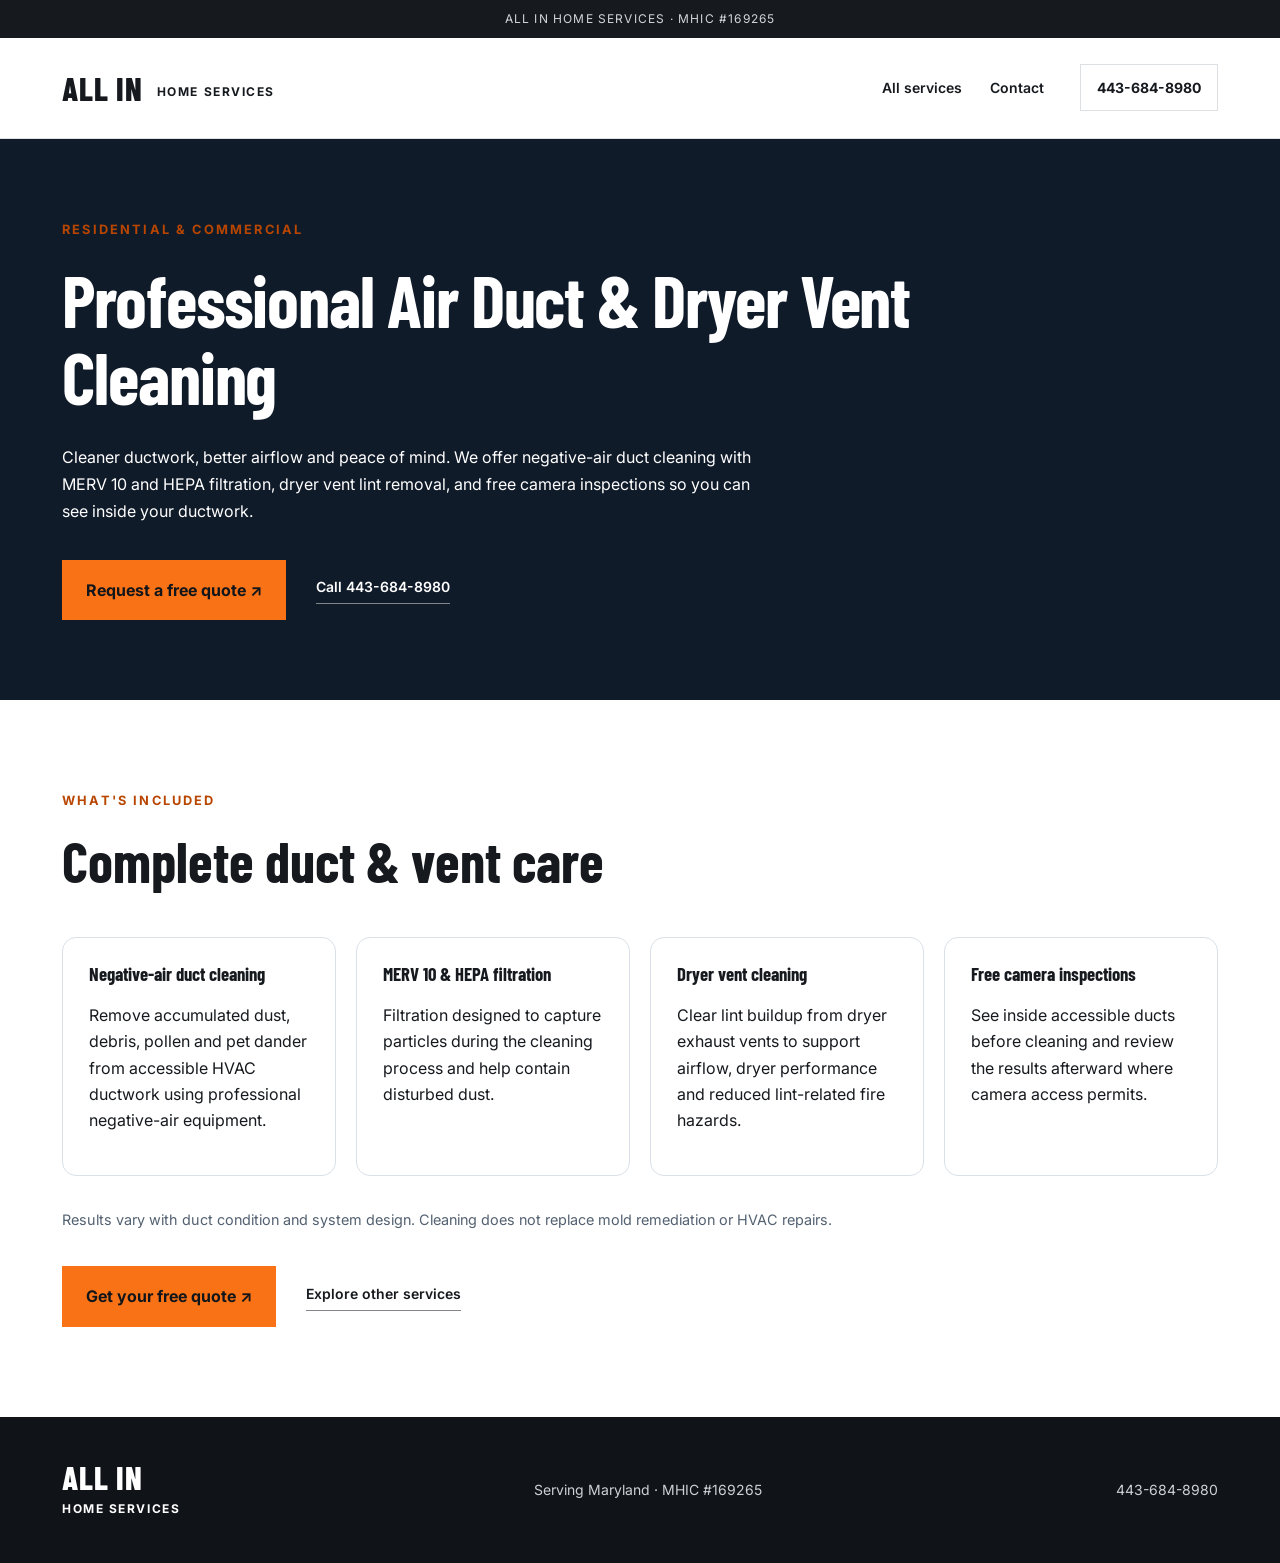
<file: air-duct-cleaning.html>
<!doctype html><html lang="en"><head><meta charset="utf-8"><meta name="viewport" content="width=device-width,initial-scale=1"><title>Air Duct & Dryer Vent Cleaning in Maryland | All In Home Services</title><meta name="description" content="Professional air duct and dryer vent cleaning in Maryland. Negative-air cleaning, MERV 10 and HEPA filtration, and free duct camera inspections. Call 443-684-8980."><link rel="stylesheet" href="style.css"><style>.duct-hero{background:#101b2a;color:white;padding:5rem 0}.duct-hero h1{font-size:clamp(2.3rem,6vw,4.5rem);line-height:1.08;max-width:850px}.duct-hero p{max-width:700px;line-height:1.7}.duct-features{display:grid;grid-template-columns:repeat(auto-fit,minmax(230px,1fr));gap:1.25rem;margin:2rem 0}.duct-features article{padding:1.6rem;border:1px solid #d9e0e7;border-radius:14px}.duct-features h3{margin-top:0}.duct-note{font-size:.9rem;color:#536171}</style></head><body><div class="license">ALL IN HOME SERVICES · MHIC #169265</div><header><div class="wrap header-row"><a class="brand" href="index.html">ALL IN <small>HOME SERVICES</small></a><nav aria-label="Main navigation"><a href="index.html#services">All services</a><a href="index.html#contact">Contact</a></nav><a class="header-call" href="tel:4436848980">443-684-8980</a></div></header><main><section class="duct-hero"><div class="wrap"><p class="eyebrow">RESIDENTIAL &amp; COMMERCIAL</p><h1>Professional Air Duct &amp; Dryer Vent Cleaning</h1><p>Cleaner ductwork, better airflow and peace of mind. We offer negative-air duct cleaning with MERV 10 and HEPA filtration, dryer vent lint removal, and free camera inspections so you can see inside your ductwork.</p><div class="actions"><a class="button" href="mailto:Ray@allinhomeservices.org?subject=Air%20Duct%20Cleaning%20Quote">Request a free quote ↗</a><a class="text-link" href="tel:4436848980" style="color:white">Call 443-684-8980</a></div></div></section><section class="section wrap"><p class="eyebrow">WHAT'S INCLUDED</p><h2>Complete duct &amp; vent care</h2><div class="duct-features"><article><h3>Negative-air duct cleaning</h3><p>Remove accumulated dust, debris, pollen and pet dander from accessible HVAC ductwork using professional negative-air equipment.</p></article><article><h3>MERV 10 &amp; HEPA filtration</h3><p>Filtration designed to capture particles during the cleaning process and help contain disturbed dust.</p></article><article><h3>Dryer vent cleaning</h3><p>Clear lint buildup from dryer exhaust vents to support airflow, dryer performance and reduced lint-related fire hazards.</p></article><article><h3>Free camera inspections</h3><p>See inside accessible ducts before cleaning and review the results afterward where camera access permits.</p></article></div><p class="duct-note">Results vary with duct condition and system design. Cleaning does not replace mold remediation or HVAC repairs.</p><div class="actions"><a class="button" href="index.html#contact">Get your free quote ↗</a><a class="text-link" href="index.html#services">Explore other services</a></div></section></main><footer><div class="wrap footer-top"><a class="brand" href="index.html">ALL IN <small>HOME SERVICES</small></a><p>Serving Maryland · MHIC #169265</p><a href="tel:4436848980">443-684-8980</a></div></footer></body></html>
</file>
<file: style.css>
@import url('https://fonts.googleapis.com/css2?family=Barlow+Condensed:wght@600;700;800&family=Inter:wght@400;500;600;700&display=swap');
:root{--ink:#161a1e;--orange:#f97316;--paper:#f4f5f6;--muted:#565e66;--border:#dce0e3}*{box-sizing:border-box}html{scroll-behavior:smooth;scroll-padding-top:100px}body{margin:0;font:1rem/1.65 Inter,Arial,sans-serif;color:var(--ink);background:#fff}a{color:inherit;text-decoration:none}button,input,textarea,select{font:inherit}button,a,input,textarea,select{-webkit-tap-highlight-color:transparent}a:focus-visible,button:focus-visible,input:focus-visible,textarea:focus-visible,select:focus-visible{outline:3px solid #e95d00;outline-offset:5px}img{display:block;max-width:100%}.wrap{max-width:1220px;margin:auto;padding-inline:32px}.license{background:var(--ink);color:#d2d6db;text-align:center;padding:9px 16px;font-size:.75rem;letter-spacing:.1em}.license span{color:#fff;margin-left:18px;font-weight:700}header{position:sticky;top:0;z-index:5;background:#fff;border-bottom:1px solid var(--border)}.header-row{display:flex;align-items:center;gap:36px;min-height:100px}.brand{display:flex;align-items:center;gap:14px;font:800 2rem/.95 'Barlow Condensed',Impact,sans-serif;letter-spacing:.03em}.brand small{display:block;font:700 .75rem/1.6 Inter,Arial,sans-serif;letter-spacing:.13em;margin-top:7px}.brand img{border-radius:50%;object-fit:contain;background:#111}nav{display:flex;gap:28px;margin-left:auto;font-size:.875rem;font-weight:600}nav a:hover{color:#b84600}.header-call{font-weight:700;border:1px solid var(--border);padding:11px 16px;font-size:.875rem}#menu-toggle{display:none}.skip{position:absolute;top:-100px;background:#fff;padding:15px;z-index:20}.skip:focus{top:0}.hero{position:relative;isolation:isolate;background:#151a20;color:#fff;min-height:720px;overflow:hidden}.hero-image{position:absolute;inset:0;width:100%;height:100%;object-fit:cover;object-position:72% center;z-index:-2}.hero:after{content:'';position:absolute;inset:0;background:linear-gradient(90deg,rgba(10,15,20,.95),rgba(10,15,20,.78) 45%,rgba(10,15,20,.24));z-index:-1}.hero-content{padding-top:75px;padding-bottom:38px}.eyebrow{font-size:.8rem;letter-spacing:.17em;font-weight:700;margin:0 0 20px;color:#b84600}.hero .eyebrow,.about .eyebrow,.contact .eyebrow{color:#ff9b52}h1,h2,h3,p{margin-top:0}h1,h2,h3{font-family:'Barlow Condensed',Impact,'Arial Narrow',sans-serif;font-weight:700;line-height:1.05}h1{font-size:clamp(4.2rem,8vw,7rem);letter-spacing:-.015em;margin-bottom:28px}h1 span{color:var(--orange)}.hero-description{max-width:510px;font-size:1.125rem;color:#d2d6db}.actions{display:flex;align-items:center;gap:30px;margin-top:34px}.button{display:inline-flex;align-items:center;justify-content:space-between;gap:30px;background:var(--orange);color:#12161b;font-weight:700;padding:17px 24px;border:0;cursor:pointer;min-height:54px}.button:hover{background:#ff923f}.text-link{font-weight:600;border-bottom:1px solid #82868b;padding-bottom:5px;font-size:.875rem}.hero-bottom{display:flex;gap:36px;margin-top:58px;border-top:1px solid #ffffff30;padding-top:22px;font-size:.875rem;color:#cdd1d5}.section{padding-block:90px}.section-heading{display:flex;align-items:flex-end;justify-content:space-between;gap:40px;margin-bottom:42px}.section-heading h2{margin:0}h2{font-size:clamp(2.8rem,4.4vw,4rem)}.section-heading>p{max-width:340px;margin:0;color:var(--muted)}.services-grid{display:grid;grid-template-columns:1fr 1fr;gap:26px}.service-card{background:var(--paper);padding:38px;border-top:4px solid var(--orange)}.service-top{display:flex;gap:24px;align-items:flex-start}.number{font-size:.875rem;color:#6c747b;border:1px solid #b8c0c7;padding:3px 9px}.service-card h3{font-size:2.3rem;margin-bottom:22px}.service-card p{color:var(--muted)}.service-card ul{list-style:none;padding:0;margin:26px 0 32px}.service-card li{border-bottom:1px solid var(--border);padding:10px 0}.service-link{display:flex;justify-content:space-between;font-weight:700;font-size:.875rem}.outdoor{border-top-color:#687b4e}.about{background:var(--ink);color:#fff;padding-block:80px}.about-grid{display:grid;grid-template-columns:1fr 1fr;gap:72px;align-items:center}.about-photo{position:relative}.about-photo img{height:630px;width:100%;object-fit:cover}.about-photo>span{position:absolute;left:24px;bottom:24px;background:var(--ink);padding:10px 14px;font-size:.75rem;letter-spacing:.1em}.about-copy>p{color:#c5cbd0}.principle{display:flex;gap:20px;padding:21px 0;border-top:1px solid #ffffff24}.principle>span{color:#ff9b52;font-size:.875rem}.principle h3{font:600 1rem/1.4 Inter,Arial,sans-serif;margin-bottom:8px}.principle p{margin:0;color:#b1bac2;font-size:.875rem}.outline-button{border:1px solid var(--border);padding:13px 18px;font-size:.875rem;font-weight:600;white-space:nowrap}.review-grid{display:grid;grid-template-columns:repeat(4,1fr);gap:20px}.review-card{border:1px solid var(--border);padding:26px;display:flex;flex-direction:column;min-height:220px}.review-card blockquote{margin:18px 0 26px;flex:1}.stars{color:#a84200;letter-spacing:.12em}.review-name{font-weight:700}.review-note{margin:22px 0 0;color:var(--muted);font-size:.8rem}.contact{background:#20262c;color:#fff;padding-block:85px}.contact-grid{display:grid;grid-template-columns:1fr 1.15fr;gap:80px}.contact-grid>div>p{color:#c4ccd3}.contact-detail{margin-top:26px}.contact-detail>span{display:block;color:#aab5be;font-size:.75rem;letter-spacing:.1em;font-weight:600;margin-bottom:5px}.contact-detail>a{font-size:1.3rem;overflow-wrap:anywhere}.contact-detail p{margin:0}form{background:white;padding:34px;color:var(--ink)}form h3{font-size:2rem;margin-bottom:30px}label{display:block;font-weight:600;font-size:.875rem;margin-bottom:22px}input,textarea,select{display:block;width:100%;margin-top:8px;padding:12px;border:1px solid #b7bec5;background:#fafbfc;border-radius:0;color:var(--ink);font-size:1rem}textarea{resize:vertical}.form-row{display:grid;grid-template-columns:1fr 1fr;gap:18px}form .button{width:100%}.form-note,#form-status{font-size:.8rem;color:var(--muted);margin:15px 0 0}footer{background:#101418;color:#ccd1d5}.footer-top{padding-block:45px;display:flex;justify-content:space-between;align-items:center;gap:32px}.footer-top .brand{display:block;color:#fff}.footer-top p{margin:0;font-size:.875rem}.footer-top>a:last-child{font-size:.875rem}.footer-bottom{padding-block:20px;border-top:1px solid #ffffff20;display:flex;justify-content:space-between;font-size:.75rem}
@media(max-width:1000px){.header-row{gap:20px}.header-call{display:none}.about-grid,.contact-grid{gap:40px}.review-grid{grid-template-columns:1fr 1fr}.about-photo img{height:580px}}@media(max-width:720px){.wrap{padding-inline:22px}.license{font-size:.65rem;letter-spacing:.03em}.license span{margin-left:6px}.header-row{min-height:82px;flex-wrap:wrap}.brand{font-size:1.7rem}.brand img{width:48px;height:48px}#menu-toggle{display:block;margin-left:auto;background:white;border:1px solid var(--border);padding:9px 13px;font-size:.875rem}nav{display:none;width:100%;margin:0;padding:0 0 20px;flex-wrap:wrap;gap:20px}nav.open{display:flex}.hero{min-height:650px}.hero-content{padding-top:50px}.hero-image{object-position:65% center}.hero:after{background:linear-gradient(90deg,#10161bf2,#10161bb3)}h1{font-size:4.5rem}.hero-description{font-size:1rem}.actions{flex-direction:column;align-items:flex-start;gap:20px}.hero-bottom{gap:18px;margin-top:34px;font-size:.75rem}.section{padding-block:60px}.section-heading{display:block}.section-heading>p,.section-heading>.outline-button{display:inline-block;margin-top:24px}.services-grid,.about-grid,.contact-grid{grid-template-columns:1fr}.service-card{padding:26px}.about{padding-block:50px}.about-photo img{height:350px}.about-copy{padding-top:8px}.review-grid{gap:12px}.review-card{padding:18px;min-height:210px}.review-card blockquote{font-size:.875rem}.contact{padding-block:55px}.contact-grid{gap:35px}form{padding:24px}.form-row{grid-template-columns:1fr;gap:0}.footer-top{align-items:flex-start;flex-direction:column;gap:22px}.footer-bottom{gap:20px}}@media(prefers-reduced-motion:reduce){html{scroll-behavior:auto}}@media(max-width:380px){.review-grid{grid-template-columns:1fr}.license{font-size:.6rem}h1{font-size:4rem}.button{gap:18px}}


/* Recent project gallery */
.gallery-grid{display:grid;grid-template-columns:repeat(3,minmax(0,1fr));gap:24px}
.gallery-card{margin:0;background:#f7f7f5;border:1px solid #e4e4e1;border-radius:12px;overflow:hidden}
.gallery-card img{display:block;width:100%;height:260px;object-fit:cover;background:#e9e9e5}
.gallery-card figcaption{display:flex;flex-direction:column;gap:6px;padding:18px 20px}
.gallery-card figcaption strong{font-size:1.04rem}
.gallery-card figcaption span{font-size:.91rem;color:#53565a;line-height:1.5}
.gallery-status{background:#f7f7f5;border:1px solid #e4e4e1;border-radius:12px;padding:32px 28px;color:#53565a;line-height:1.6}
.gallery-status[hidden]{display:none}
@media(max-width:850px){.gallery-grid{grid-template-columns:repeat(2,minmax(0,1fr))}}
@media(max-width:560px){.gallery-grid{grid-template-columns:1fr}.gallery-card img{height:240px}}

/* Portfolio gallery of actual All In Home Services projects */
.gallery-grid{display:grid;grid-template-columns:repeat(2,minmax(0,1fr));gap:24px;align-items:start}
.project-card{background:#fff;border:1px solid #e5e4e0;border-radius:14px;overflow:hidden;box-shadow:0 6px 24px rgba(0,0,0,.045)}
.project-photo-grid{display:grid;grid-template-columns:repeat(2,minmax(0,1fr));gap:5px;padding:5px;background:#f4f2ee}
.project-photo-grid a{display:block;aspect-ratio:4/3;overflow:hidden;background:#e7e7e3}
.project-photo-grid a:first-child:nth-last-child(1){grid-column:1/-1;aspect-ratio:16/10}
.project-photo-grid img{width:100%;height:100%;display:block;object-fit:cover;transition:transform .22s ease}
.project-photo-grid a:hover img{transform:scale(1.035)}
.project-copy{padding:20px 22px 24px}
.project-category{display:block;color:#c05b1d;font-weight:700;font-size:.72rem;letter-spacing:.1em;text-transform:uppercase;margin-bottom:7px}
.project-copy h3{font-size:1.17rem;line-height:1.3;margin:0 0 9px}
.project-copy p{font-size:.94rem;line-height:1.55;color:#55575d;margin:0}
@media(max-width:760px){.gallery-grid{grid-template-columns:1fr;gap:19px}.project-copy{padding:17px 18px 21px}}
</file>
